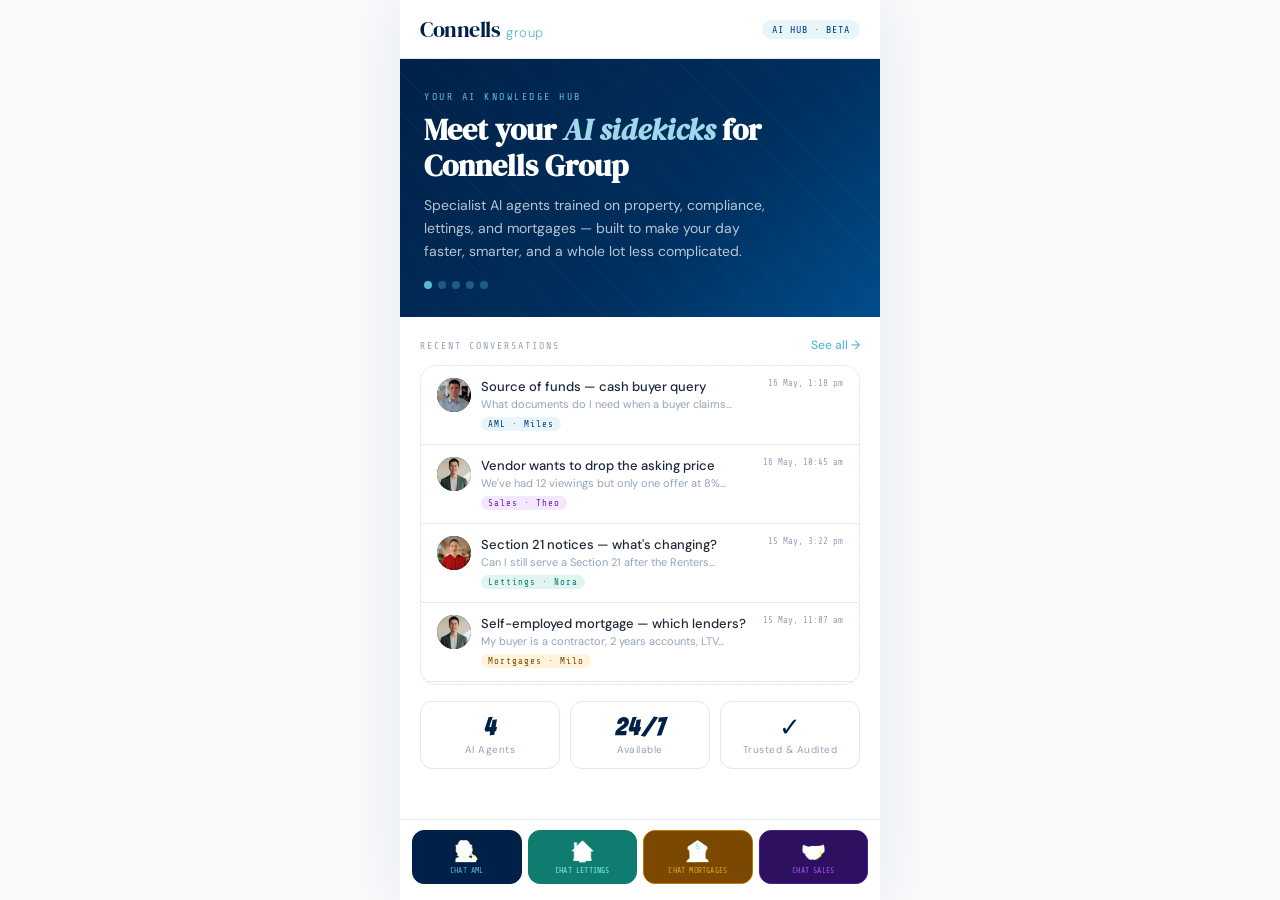
<file: index.html>
<!DOCTYPE html>
<html lang="en">
<head>
<meta charset="UTF-8">
<meta name="viewport" content="width=device-width, initial-scale=1.0">
<title>Connells Group — AI Knowledge Hub</title>
<link rel="preconnect" href="https://fonts.googleapis.com">
<link href="https://fonts.googleapis.com/css2?family=Bangers&family=Rajdhani:wght@400;500;600;700&family=Share+Tech+Mono&family=DM+Serif+Display:ital@0;1&family=DM+Sans:wght@300;400;500&display=swap" rel="stylesheet">
<style>
  *, *::before, *::after { box-sizing: border-box; margin: 0; padding: 0; }
  :root {
    --navy:#002147; --navy-mid:#002f5e; --navy-light:#003d7a;
    --sky:#5bb8d4; --sky-light:#9ed8ea; --sky-pale:#e8f6fb;
    --teal:#0e7c6e; --teal-pale:#e0f5f2;
    --amber:#e8a020; --amber-pale:#fff3dc;
    --white:#ffffff; --off-white:#f8fafc;
    --gray-100:#f1f5f9; --gray-200:#e2e8f0; --gray-400:#94a3b8;
    --gray-600:#475569; --gray-800:#1e293b; --text:#0f172a;
  }
  html,body{height:100%;font-family:'DM Sans',sans-serif;background:var(--off-white);color:var(--text);overflow-x:hidden;}
  .page{min-height:100vh;display:flex;flex-direction:column;max-width:480px;margin:0 auto;background:var(--white);box-shadow:0 0 60px rgba(0,33,71,.08);position:relative;}

  /* NAV */
  .topnav{background:var(--white);border-bottom:1px solid var(--gray-200);padding:14px 20px;display:flex;align-items:center;justify-content:space-between;position:sticky;top:0;z-index:10;}
  .topnav-logo{display:flex;align-items:baseline;gap:6px;}
  .topnav-logo .word{font-family:'DM Serif Display',serif;font-size:22px;color:var(--navy);letter-spacing:-.5px;}
  .topnav-logo .grp{font-size:13px;font-weight:300;color:var(--sky);letter-spacing:.5px;}
  .topnav-pill{background:var(--sky-pale);color:var(--navy-light);font-family:'Share Tech Mono',monospace;font-size:10px;padding:4px 10px;border-radius:20px;letter-spacing:1px;}

  /* HERO */
  .hero{background:linear-gradient(135deg,var(--navy) 0%,var(--navy-mid) 60%,#004d8c 100%);padding:32px 24px 28px;position:relative;overflow:hidden;}
  .hero::before{content:'';position:absolute;inset:0;background:repeating-linear-gradient(45deg,transparent,transparent 28px,rgba(91,184,212,.04) 28px,rgba(91,184,212,.04) 29px);}
  .hero-eyebrow{font-family:'Share Tech Mono',monospace;font-size:10px;letter-spacing:2.5px;text-transform:uppercase;color:var(--sky);margin-bottom:10px;position:relative;}
  .hero-title{font-family:'DM Serif Display',serif;font-size:30px;color:#fff;line-height:1.2;margin-bottom:10px;position:relative;}
  .hero-title em{font-style:italic;color:var(--sky-light);}
  .hero-body{font-size:14px;color:rgba(255,255,255,.72);line-height:1.65;position:relative;max-width:360px;}
  .hero-dots{display:flex;gap:6px;margin-top:18px;position:relative;}
  .hero-dot{width:8px;height:8px;border-radius:50%;background:rgba(91,184,212,.35);}
  .hero-dot.active{background:var(--sky);}

  /* SECTION */
  .section-head{padding:20px 20px 12px;display:flex;align-items:center;justify-content:space-between;}
  .section-label{font-family:'Share Tech Mono',monospace;font-size:10px;letter-spacing:2px;text-transform:uppercase;color:var(--gray-400);}
  .section-action{font-size:12px;color:var(--sky);font-weight:500;cursor:pointer;}

  /* HISTORY */
  .history-area{margin:0 20px;border:1.5px dashed var(--gray-200);border-radius:16px;overflow-y:auto;overflow-x:hidden;background:var(--gray-100);max-height:320px;display:flex;flex-direction:column;scrollbar-width:thin;scrollbar-color:rgba(0,33,71,.2) transparent;}
  .history-row{display:flex;align-items:flex-start;gap:10px;padding:12px 16px;border-bottom:1px solid var(--gray-200);background:var(--white);cursor:pointer;transition:background .15s;}
  .history-row:last-child{border-bottom:none;}
  .history-row:hover{background:var(--sky-pale);}
  .history-avatar{width:34px;height:34px;border-radius:50%;background:var(--navy);display:flex;align-items:center;justify-content:center;font-size:16px;flex-shrink:0;}
  .history-meta{flex:1;min-width:0;}
  .history-topic{font-size:13px;font-weight:500;color:var(--gray-800);white-space:nowrap;overflow:hidden;text-overflow:ellipsis;}
  .history-preview{font-size:11px;color:var(--gray-400);white-space:nowrap;overflow:hidden;text-overflow:ellipsis;margin-top:2px;}
  .history-time{font-family:'Share Tech Mono',monospace;font-size:9px;color:var(--gray-400);flex-shrink:0;white-space:nowrap;}
  .history-badge{display:inline-block;font-size:9px;font-family:'Share Tech Mono',monospace;letter-spacing:1px;padding:2px 7px;border-radius:10px;margin-top:4px;}
  .history-badge.aml{background:var(--sky-pale);color:var(--navy-light);}
  .history-badge.lettings{background:var(--teal-pale);color:var(--teal);}
  .history-badge.mortgages{background:var(--amber-pale);color:#7a4800;}

  /* STATS */
  .stats-strip{display:grid;grid-template-columns:repeat(3,1fr);gap:10px;padding:0 20px;margin-top:16px;}
  .stat-card{background:var(--white);border:1px solid var(--gray-200);border-radius:12px;padding:12px 10px;text-align:center;}
  .stat-num{font-family:'Bangers',cursive;font-size:26px;color:var(--navy);letter-spacing:1px;line-height:1;}
  .stat-lbl{font-size:10px;color:var(--gray-400);letter-spacing:.5px;margin-top:3px;}

  /* BOTTOM NAV */
  .bottom-spacer{flex:1;min-height:24px;}
  .bottom-nav{position:sticky;bottom:0;background:var(--white);border-top:1px solid var(--gray-200);padding:10px 12px 16px;display:grid;grid-template-columns:repeat(4,1fr);gap:6px;z-index:10;}
  .nav-btn{display:flex;flex-direction:column;align-items:center;gap:5px;padding:10px 4px 8px;border-radius:12px;border:1.5px solid var(--gray-200);background:var(--white);cursor:pointer;transition:all .18s ease;position:relative;overflow:hidden;}
  .nav-btn::before{content:'';position:absolute;inset:0;background:var(--navy);transform:scaleY(0);transform-origin:bottom;transition:transform .2s ease;z-index:0;}
  .nav-btn:hover::before{transform:scaleY(1);}
  .nav-btn:hover .nav-icon{filter:brightness(10);}
  .nav-btn:hover .nav-label{color:var(--sky);}
  .nav-icon{font-size:20px;line-height:1;position:relative;z-index:1;transition:filter .2s;}
  .nav-label{font-family:'Share Tech Mono',monospace;font-size:8px;letter-spacing:.2px;color:var(--gray-600);position:relative;z-index:1;transition:color .2s;text-transform:uppercase;}
  .nav-btn.aml-btn{border-color:var(--navy);background:var(--navy);}
  .nav-btn.aml-btn::before{transform:scaleY(1);}
  .nav-btn.aml-btn .nav-icon{filter:brightness(10);}
  .nav-btn.aml-btn .nav-label{color:var(--sky);}
  .nav-btn.lettings-btn{border-color:var(--teal);background:var(--teal);}
  .nav-btn.lettings-btn::before{transform:scaleY(1);background:var(--teal);}
  .nav-btn.lettings-btn .nav-icon{filter:brightness(10);}
  .nav-btn.lettings-btn .nav-label{color:#7ef5e8;}
  .nav-btn.mortgages-btn{border-color:#c47800;background:#7a4800;}
  .nav-btn.mortgages-btn::before{transform:scaleY(1);background:#7a4800;}
  .nav-btn.mortgages-btn .nav-icon{filter:brightness(10);}
  .nav-btn.mortgages-btn .nav-label{color:var(--amber);}

  /* OVERLAY */
  .overlay{position:fixed;inset:0;background:rgba(0,20,40,.75);z-index:1000;display:flex;align-items:center;justify-content:center;padding:16px;opacity:0;pointer-events:none;transition:opacity .3s ease;backdrop-filter:blur(4px);}
  .overlay.open{opacity:1;pointer-events:all;}
  .overlay-box{width:100%;max-width:420px;height:92vh;overflow-y:auto;border-radius:22px;position:relative;transform:translateY(24px) scale(.97);transition:transform .3s ease;scrollbar-width:none;}
  .overlay-box::-webkit-scrollbar{display:none;}
  .overlay.open .overlay-box{transform:translateY(0) scale(1);}
  .overlay-close{position:absolute;top:14px;right:14px;z-index:10;width:32px;height:32px;border-radius:50%;background:rgba(255,255,255,.15);border:1px solid rgba(255,255,255,.25);color:#fff;font-size:18px;cursor:pointer;display:flex;align-items:center;justify-content:center;transition:background .15s;line-height:1;}
  .overlay-close:hover{background:rgba(255,255,255,.28);}

  /* SHARED CARD COMPONENTS */
  .rc-logo{display:block;height:40px;width:auto;}
  .rc-av-sec{padding:14px 16px 0;display:flex;flex-direction:column;align-items:center;position:relative;z-index:2;}
  .rc-av-face{animation:rcbob 3s ease-in-out infinite;display:block;}
  @keyframes rcbob{0%,100%{transform:translateY(0)}50%{transform:translateY(-4px)}}
  .rc-av-ring.speaking .rc-av-face{animation:rctalk .15s ease-in-out infinite alternate;}
  @keyframes rctalk{from{transform:scaleY(1)}to{transform:scaleY(.97) translateY(-2px)}}
  .rc-dots{display:inline-flex;gap:4px;align-items:center;}
  .rc-dots span{width:6px;height:6px;border-radius:50%;opacity:.35;animation:rcd 1.2s ease-in-out infinite;}
  .rc-dots span:nth-child(2){animation-delay:.2s}.rc-dots span:nth-child(3){animation-delay:.4s}
  @keyframes rcd{0%,80%,100%{opacity:.3;transform:scale(1)}40%{opacity:1;transform:scale(1.3)}}
  .rc-stats{padding:8px 16px;display:grid;grid-template-columns:1fr 1fr;gap:4px;position:relative;z-index:2;}
  .rc-sl{font-size:9px;color:rgba(255,255,255,.5);letter-spacing:1px;text-transform:uppercase;font-family:'Share Tech Mono',monospace;}
  .rc-sv{font-family:'Bangers',cursive;font-size:17px;letter-spacing:1px;}
  .rc-msgs{height:110px;overflow-y:auto;padding:8px 10px;display:flex;flex-direction:column;gap:6px;scrollbar-width:thin;}
  .rc-msg{font-size:12px;line-height:1.45;padding:6px 10px;border-radius:8px;max-width:90%;animation:rcup .22s ease-out;}
  @keyframes rcup{from{opacity:0;transform:translateY(4px)}to{opacity:1;transform:none}}
  .rc-mr{background:rgba(255,255,255,.06);color:rgba(255,255,255,.88);align-self:flex-start;border:1px solid rgba(255,255,255,.1);}
  .rc-chips{display:flex;flex-wrap:wrap;gap:5px;padding:7px 10px 4px;}
  .rc-inp{flex:1;background:transparent;border:none;outline:none;color:rgba(255,255,255,.9);font-family:'Rajdhani',sans-serif;font-size:13px;padding:9px 12px;}
  .rc-inp::placeholder{color:rgba(255,255,255,.25);}
  .rc-ask{background:transparent;border:none;cursor:pointer;padding:0 14px;font-family:'Bangers',cursive;font-size:16px;letter-spacing:1px;transition:background .15s;}
  .rc-ask:disabled{opacity:.4;cursor:default;}
  .rc-dl{width:6px;height:6px;border-radius:50%;background:#44ff88;flex-shrink:0;animation:rcpl 2s ease-in-out infinite;}
  @keyframes rcpl{0%,100%{box-shadow:0 0 0 0 rgba(68,255,136,.45)}50%{box-shadow:0 0 0 4px rgba(68,255,136,0)}}
  .rc-corner{position:absolute;top:58px;right:12px;font-family:'Share Tech Mono',monospace;font-size:9px;letter-spacing:2px;writing-mode:vertical-rl;z-index:1;}

  /* ── MILES (navy/sky) ── */
  .miles-card{width:100%;background:linear-gradient(165deg,#001e3c 0%,#002f5e 45%,#001a34 100%);border-radius:18px;border:3px solid #5bb8d4;box-shadow:0 0 0 5px #001020,0 0 0 7px #5bb8d4,0 24px 60px rgba(0,0,0,.8);overflow:hidden;font-family:'Rajdhani',sans-serif;position:relative;}
  .miles-card::before{content:'';position:absolute;inset:0;pointer-events:none;z-index:0;background:repeating-linear-gradient(45deg,transparent,transparent 26px,rgba(91,184,212,.025) 26px,rgba(91,184,212,.025) 27px);}
  .miles-card .rc-hdr{background:#fff;padding:10px 14px 8px;display:flex;align-items:center;justify-content:space-between;border-bottom:3px solid #003068;position:relative;z-index:2;}
  .miles-card .rc-badge{background:#002147;color:#5bb8d4;font-family:'Share Tech Mono',monospace;font-size:10px;padding:4px 10px;border-radius:4px;letter-spacing:1.5px;white-space:nowrap;flex-shrink:0;}
  .miles-card .rc-ribbon{background:#002f5e;border-bottom:1px solid rgba(91,184,212,.4);padding:5px 0;text-align:center;font-family:'Share Tech Mono',monospace;font-size:9px;letter-spacing:2px;text-transform:uppercase;color:#5bb8d4;position:relative;z-index:2;}
  .miles-card .rc-av-ring{width:110px;height:110px;border-radius:50%;background:linear-gradient(135deg,#003070 0%,#004490 55%,#002860 100%);border:4px solid #5bb8d4;box-shadow:0 0 0 3px #001a34,0 0 22px rgba(91,184,212,.45);display:flex;align-items:center;justify-content:center;font-size:58px;user-select:none;}
  .miles-card .rc-name{margin-top:8px;font-family:'Bangers',cursive;font-size:32px;letter-spacing:5px;color:#fff;text-align:center;text-shadow:2px 2px 0 rgba(0,0,0,.45);}
  .miles-card .rc-role{font-size:10px;letter-spacing:2px;text-transform:uppercase;color:#5bb8d4;text-align:center;margin-top:-2px;font-family:'Share Tech Mono',monospace;}
  .miles-card .rc-bubble{margin:12px 16px 0;position:relative;z-index:2;background:rgba(255,255,255,.06);border:1px solid rgba(91,184,212,.35);border-radius:12px;padding:11px 14px;min-height:60px;font-size:12.5px;color:rgba(255,255,255,.9);line-height:1.6;display:flex;align-items:flex-start;height:88px;overflow-y:auto;scrollbar-width:thin;}
  .miles-card .rc-bubble::before{content:'';position:absolute;top:-9px;left:50%;transform:translateX(-50%);border:8px solid transparent;border-bottom-color:rgba(91,184,212,.35);border-top:0;}
  .miles-card .rc-bubble::after{content:'';position:absolute;top:-7px;left:50%;transform:translateX(-50%);border:7px solid transparent;border-bottom-color:#002a52;border-top:0;}
  .miles-card .rc-dots span{background:#5bb8d4;}
  .miles-card .rc-divider{margin:10px 16px 0;border:none;border-top:1px solid rgba(91,184,212,.22);position:relative;z-index:2;}
  .miles-card .rc-divider::after{content:'◆ COMPLIANCE RATING ◆';position:absolute;top:-9px;left:50%;transform:translateX(-50%);background:#002550;color:rgba(91,184,212,.7);font-size:9px;letter-spacing:2px;padding:0 8px;font-family:'Share Tech Mono',monospace;}
  .miles-card .rc-stat{display:flex;align-items:center;justify-content:space-between;padding:4px 8px;background:rgba(255,255,255,.05);border-radius:6px;border-left:2px solid #5bb8d4;}
  .miles-card .rc-sv{color:#5bb8d4;}
  .miles-card .rc-chat{margin:8px 16px 10px;background:rgba(0,0,0,.28);border:1px solid rgba(91,184,212,.2);border-bottom:none;border-radius:10px;overflow:hidden;position:relative;z-index:2;}
  .miles-card .rc-ch{background:rgba(91,184,212,.08);border-bottom:1px solid rgba(91,184,212,.18);color:rgba(91,184,212,.85);padding:6px 12px;font-size:10px;letter-spacing:2px;text-transform:uppercase;font-family:'Share Tech Mono',monospace;display:flex;align-items:center;gap:7px;}
  .miles-card .rc-chips{border-top:1px solid rgba(91,184,212,.1);}
  .miles-card .rc-chip{background:rgba(91,184,212,.1);border:1px solid rgba(91,184,212,.28);color:rgba(91,184,212,.9);font-size:10px;padding:3px 9px;border-radius:20px;cursor:pointer;font-family:'Share Tech Mono',monospace;letter-spacing:.5px;transition:background .15s;white-space:nowrap;}
  .miles-card .rc-chip:hover{background:rgba(91,184,212,.25);}
  .miles-card .rc-ir{display:flex;border-top:1px solid rgba(91,184,212,.2);}
  .miles-card .rc-ask{color:#5bb8d4;border-left:1px solid rgba(91,184,212,.2);}
  .miles-card .rc-ask:hover{background:rgba(91,184,212,.28);}
  .miles-card .rc-mu{background:rgba(91,184,212,.14);color:rgba(255,255,255,.88);align-self:flex-end;border:1px solid rgba(91,184,212,.28);}
  .miles-card .rc-corner{color:rgba(91,184,212,.1);}
  .miles-card .rc-msgs{scrollbar-color:rgba(91,184,212,.3) transparent;}

  /* ── NORA (teal/green) ── */
  .nora-card{width:100%;background:linear-gradient(165deg,#001f1c 0%,#0b4d44 45%,#001a17 100%);border-radius:18px;border:3px solid #2ecfc0;box-shadow:0 0 0 5px #001210,0 0 0 7px #2ecfc0,0 24px 60px rgba(0,0,0,.8);overflow:hidden;font-family:'Rajdhani',sans-serif;position:relative;}
  .nora-card::before{content:'';position:absolute;inset:0;pointer-events:none;z-index:0;background:repeating-linear-gradient(45deg,transparent,transparent 26px,rgba(46,207,192,.025) 26px,rgba(46,207,192,.025) 27px);}
  .nora-card .rc-hdr{background:#fff;padding:10px 14px 8px;display:flex;align-items:center;justify-content:space-between;border-bottom:3px solid #0b4d44;position:relative;z-index:2;}
  .nora-card .rc-badge{background:#002147;color:#2ecfc0;font-family:'Share Tech Mono',monospace;font-size:10px;padding:4px 10px;border-radius:4px;letter-spacing:1.5px;white-space:nowrap;flex-shrink:0;}
  .nora-card .rc-ribbon{background:#0b4d44;border-bottom:1px solid rgba(46,207,192,.4);padding:5px 0;text-align:center;font-family:'Share Tech Mono',monospace;font-size:9px;letter-spacing:2px;text-transform:uppercase;color:#2ecfc0;position:relative;z-index:2;}
  .nora-card .rc-av-ring{width:110px;height:110px;border-radius:50%;background:linear-gradient(135deg,#0b4d44 0%,#0e6b5e 55%,#083d35 100%);border:4px solid #2ecfc0;box-shadow:0 0 0 3px #001a17,0 0 22px rgba(46,207,192,.45);display:flex;align-items:center;justify-content:center;font-size:58px;user-select:none;}
  .nora-card .rc-name{margin-top:8px;font-family:'Bangers',cursive;font-size:32px;letter-spacing:5px;color:#fff;text-align:center;text-shadow:2px 2px 0 rgba(0,0,0,.45);}
  .nora-card .rc-role{font-size:10px;letter-spacing:2px;text-transform:uppercase;color:#2ecfc0;text-align:center;margin-top:-2px;font-family:'Share Tech Mono',monospace;}
  .nora-card .rc-bubble{margin:12px 16px 0;position:relative;z-index:2;background:rgba(255,255,255,.06);border:1px solid rgba(46,207,192,.35);border-radius:12px;padding:11px 14px;min-height:60px;font-size:12.5px;color:rgba(255,255,255,.9);line-height:1.6;display:flex;align-items:flex-start;height:88px;overflow-y:auto;scrollbar-width:thin;}
  .nora-card .rc-bubble::before{content:'';position:absolute;top:-9px;left:50%;transform:translateX(-50%);border:8px solid transparent;border-bottom-color:rgba(46,207,192,.35);border-top:0;}
  .nora-card .rc-bubble::after{content:'';position:absolute;top:-7px;left:50%;transform:translateX(-50%);border:7px solid transparent;border-bottom-color:#092e29;border-top:0;}
  .nora-card .rc-dots span{background:#2ecfc0;}
  .nora-card .rc-divider{margin:10px 16px 0;border:none;border-top:1px solid rgba(46,207,192,.22);position:relative;z-index:2;}
  .nora-card .rc-divider::after{content:'◆ LETTINGS RATING ◆';position:absolute;top:-9px;left:50%;transform:translateX(-50%);background:#0b3d35;color:rgba(46,207,192,.7);font-size:9px;letter-spacing:2px;padding:0 8px;font-family:'Share Tech Mono',monospace;}
  .nora-card .rc-stat{display:flex;align-items:center;justify-content:space-between;padding:4px 8px;background:rgba(255,255,255,.05);border-radius:6px;border-left:2px solid #2ecfc0;}
  .nora-card .rc-sv{color:#2ecfc0;}
  .nora-card .rc-chat{margin:8px 16px 10px;background:rgba(0,0,0,.28);border:1px solid rgba(46,207,192,.2);border-bottom:none;border-radius:10px;overflow:hidden;position:relative;z-index:2;}
  .nora-card .rc-ch{background:rgba(46,207,192,.08);border-bottom:1px solid rgba(46,207,192,.18);color:rgba(46,207,192,.85);padding:6px 12px;font-size:10px;letter-spacing:2px;text-transform:uppercase;font-family:'Share Tech Mono',monospace;display:flex;align-items:center;gap:7px;}
  .nora-card .rc-chips{border-top:1px solid rgba(46,207,192,.1);}
  .nora-card .rc-chip{background:rgba(46,207,192,.1);border:1px solid rgba(46,207,192,.28);color:rgba(46,207,192,.9);font-size:10px;padding:3px 9px;border-radius:20px;cursor:pointer;font-family:'Share Tech Mono',monospace;letter-spacing:.5px;transition:background .15s;white-space:nowrap;}
  .nora-card .rc-chip:hover{background:rgba(46,207,192,.25);}
  .nora-card .rc-ir{display:flex;border-top:1px solid rgba(46,207,192,.2);}
  .nora-card .rc-ask{color:#2ecfc0;border-left:1px solid rgba(46,207,192,.2);}
  .nora-card .rc-ask:hover{background:rgba(46,207,192,.28);}
  .nora-card .rc-mu{background:rgba(46,207,192,.14);color:rgba(255,255,255,.88);align-self:flex-end;border:1px solid rgba(46,207,192,.28);}
  .nora-card .rc-corner{color:rgba(46,207,192,.1);}
  .nora-card .rc-msgs{scrollbar-color:rgba(46,207,192,.3) transparent;}

  /* ── MILO (amber/gold) ── */
  .milo-card{width:100%;background:linear-gradient(165deg,#1f1200 0%,#3d2400 45%,#1a1000 100%);border-radius:18px;border:3px solid #e8a020;box-shadow:0 0 0 5px #120a00,0 0 0 7px #e8a020,0 24px 60px rgba(0,0,0,.8);overflow:hidden;font-family:'Rajdhani',sans-serif;position:relative;}
  .milo-card::before{content:'';position:absolute;inset:0;pointer-events:none;z-index:0;background:repeating-linear-gradient(45deg,transparent,transparent 26px,rgba(232,160,32,.025) 26px,rgba(232,160,32,.025) 27px);}
  .milo-card .rc-hdr{background:#fff;padding:10px 14px 8px;display:flex;align-items:center;justify-content:space-between;border-bottom:3px solid #3d2400;position:relative;z-index:2;}
  .milo-card .rc-badge{background:#1f1200;color:#e8a020;font-family:'Share Tech Mono',monospace;font-size:10px;padding:4px 10px;border-radius:4px;letter-spacing:1.5px;white-space:nowrap;flex-shrink:0;}
  .milo-card .rc-ribbon{background:#3d2400;border-bottom:1px solid rgba(232,160,32,.4);padding:5px 0;text-align:center;font-family:'Share Tech Mono',monospace;font-size:9px;letter-spacing:2px;text-transform:uppercase;color:#e8a020;position:relative;z-index:2;}
  .milo-card .rc-av-ring{width:110px;height:110px;border-radius:50%;background:linear-gradient(135deg,#3d2400 0%,#5a3800 55%,#2e1a00 100%);border:4px solid #e8a020;box-shadow:0 0 0 3px #1a1000,0 0 22px rgba(232,160,32,.45);display:flex;align-items:center;justify-content:center;font-size:58px;user-select:none;}
  .milo-card .rc-name{margin-top:8px;font-family:'Bangers',cursive;font-size:32px;letter-spacing:5px;color:#fff;text-align:center;text-shadow:2px 2px 0 rgba(0,0,0,.45);}
  .milo-card .rc-role{font-size:10px;letter-spacing:2px;text-transform:uppercase;color:#e8a020;text-align:center;margin-top:-2px;font-family:'Share Tech Mono',monospace;}
  .milo-card .rc-bubble{margin:12px 16px 0;position:relative;z-index:2;background:rgba(255,255,255,.06);border:1px solid rgba(232,160,32,.35);border-radius:12px;padding:11px 14px;min-height:60px;font-size:12.5px;color:rgba(255,255,255,.9);line-height:1.6;display:flex;align-items:flex-start;height:88px;overflow-y:auto;scrollbar-width:thin;}
  .milo-card .rc-bubble::before{content:'';position:absolute;top:-9px;left:50%;transform:translateX(-50%);border:8px solid transparent;border-bottom-color:rgba(232,160,32,.35);border-top:0;}
  .milo-card .rc-bubble::after{content:'';position:absolute;top:-7px;left:50%;transform:translateX(-50%);border:7px solid transparent;border-bottom-color:#2e1800;border-top:0;}
  .milo-card .rc-dots span{background:#e8a020;}
  .milo-card .rc-divider{margin:10px 16px 0;border:none;border-top:1px solid rgba(232,160,32,.22);position:relative;z-index:2;}
  .milo-card .rc-divider::after{content:'◆ MORTGAGE RATING ◆';position:absolute;top:-9px;left:50%;transform:translateX(-50%);background:#2e1800;color:rgba(232,160,32,.7);font-size:9px;letter-spacing:2px;padding:0 8px;font-family:'Share Tech Mono',monospace;}
  .milo-card .rc-stat{display:flex;align-items:center;justify-content:space-between;padding:4px 8px;background:rgba(255,255,255,.05);border-radius:6px;border-left:2px solid #e8a020;}
  .milo-card .rc-sv{color:#e8a020;}
  .milo-card .rc-chat{margin:8px 16px 10px;background:rgba(0,0,0,.28);border:1px solid rgba(232,160,32,.2);border-bottom:none;border-radius:10px;overflow:hidden;position:relative;z-index:2;}
  .milo-card .rc-ch{background:rgba(232,160,32,.08);border-bottom:1px solid rgba(232,160,32,.18);color:rgba(232,160,32,.85);padding:6px 12px;font-size:10px;letter-spacing:2px;text-transform:uppercase;font-family:'Share Tech Mono',monospace;display:flex;align-items:center;gap:7px;}
  .milo-card .rc-chips{border-top:1px solid rgba(232,160,32,.1);}
  .milo-card .rc-chip{background:rgba(232,160,32,.1);border:1px solid rgba(232,160,32,.28);color:rgba(232,160,32,.9);font-size:10px;padding:3px 9px;border-radius:20px;cursor:pointer;font-family:'Share Tech Mono',monospace;letter-spacing:.5px;transition:background .15s;white-space:nowrap;}
  .milo-card .rc-chip:hover{background:rgba(232,160,32,.25);}
  .milo-card .rc-ir{display:flex;border-top:1px solid rgba(232,160,32,.2);}
  .milo-card .rc-ask{color:#e8a020;border-left:1px solid rgba(232,160,32,.2);}
  .milo-card .rc-ask:hover{background:rgba(232,160,32,.28);}
  .milo-card .rc-mu{background:rgba(232,160,32,.14);color:rgba(255,255,255,.88);align-self:flex-end;border:1px solid rgba(232,160,32,.28);}
  .milo-card .rc-corner{color:rgba(232,160,32,.1);}
  .milo-card .rc-msgs{scrollbar-color:rgba(232,160,32,.3) transparent;}


  /* ── THEO (purple/violet) ── */
  .theo-card{width:100%;background:linear-gradient(165deg,#1a0a2e 0%,#2d1060 45%,#150820 100%);border-radius:18px;border:3px solid #a855f7;box-shadow:0 0 0 5px #0d0518,0 0 0 7px #a855f7,0 24px 60px rgba(0,0,0,.8);overflow:hidden;font-family:'Rajdhani',sans-serif;position:relative;}
  .theo-card::before{content:'';position:absolute;inset:0;pointer-events:none;z-index:0;background:repeating-linear-gradient(45deg,transparent,transparent 26px,rgba(168,85,247,.025) 26px,rgba(168,85,247,.025) 27px);}
  .theo-card .rc-hdr{background:#fff;padding:10px 14px 8px;display:flex;align-items:center;justify-content:space-between;border-bottom:3px solid #2d1060;position:relative;z-index:2;}
  .theo-card .rc-badge{background:#1a0a2e;color:#a855f7;font-family:'Share Tech Mono',monospace;font-size:10px;padding:4px 10px;border-radius:4px;letter-spacing:1.5px;white-space:nowrap;flex-shrink:0;}
  .theo-card .rc-ribbon{background:#2d1060;border-bottom:1px solid rgba(168,85,247,.4);padding:5px 0;text-align:center;font-family:'Share Tech Mono',monospace;font-size:9px;letter-spacing:2px;text-transform:uppercase;color:#a855f7;position:relative;z-index:2;}
  .theo-card .rc-av-ring{width:110px;height:110px;border-radius:50%;background:linear-gradient(135deg,#2d1060 0%,#4c1d95 55%,#1e0a40 100%);border:4px solid #a855f7;box-shadow:0 0 0 3px #150820,0 0 22px rgba(168,85,247,.45);display:flex;align-items:center;justify-content:center;font-size:58px;user-select:none;}
  .theo-card .rc-name{margin-top:8px;font-family:'Bangers',cursive;font-size:32px;letter-spacing:5px;color:#fff;text-align:center;text-shadow:2px 2px 0 rgba(0,0,0,.45);}
  .theo-card .rc-role{font-size:10px;letter-spacing:2px;text-transform:uppercase;color:#a855f7;text-align:center;margin-top:-2px;font-family:'Share Tech Mono',monospace;}
  .theo-card .rc-bubble{margin:12px 16px 0;position:relative;z-index:2;background:rgba(255,255,255,.06);border:1px solid rgba(168,85,247,.35);border-radius:12px;padding:11px 14px;min-height:60px;font-size:12.5px;color:rgba(255,255,255,.9);line-height:1.6;display:flex;align-items:flex-start;height:88px;overflow-y:auto;scrollbar-width:thin;}
  .theo-card .rc-bubble::before{content:'';position:absolute;top:-9px;left:50%;transform:translateX(-50%);border:8px solid transparent;border-bottom-color:rgba(168,85,247,.35);border-top:0;}
  .theo-card .rc-bubble::after{content:'';position:absolute;top:-7px;left:50%;transform:translateX(-50%);border:7px solid transparent;border-bottom-color:#1e0840;border-top:0;}
  .theo-card .rc-dots span{background:#a855f7;}
  .theo-card .rc-divider{margin:10px 16px 0;border:none;border-top:1px solid rgba(168,85,247,.22);position:relative;z-index:2;}
  .theo-card .rc-divider::after{content:'◆ SALES RATING ◆';position:absolute;top:-9px;left:50%;transform:translateX(-50%);background:#1e0840;color:rgba(168,85,247,.7);font-size:9px;letter-spacing:2px;padding:0 8px;font-family:'Share Tech Mono',monospace;}
  .theo-card .rc-stat{display:flex;align-items:center;justify-content:space-between;padding:4px 8px;background:rgba(255,255,255,.05);border-radius:6px;border-left:2px solid #a855f7;}
  .theo-card .rc-sv{color:#a855f7;}
  .theo-card .rc-chat{margin:8px 16px 10px;background:rgba(0,0,0,.28);border:1px solid rgba(168,85,247,.2);border-bottom:none;border-radius:10px;overflow:hidden;position:relative;z-index:2;}
  .theo-card .rc-ch{background:rgba(168,85,247,.08);border-bottom:1px solid rgba(168,85,247,.18);color:rgba(168,85,247,.85);padding:6px 12px;font-size:10px;letter-spacing:2px;text-transform:uppercase;font-family:'Share Tech Mono',monospace;display:flex;align-items:center;gap:7px;}
  .theo-card .rc-chips{border-top:1px solid rgba(168,85,247,.1);}
  .theo-card .rc-chip{background:rgba(168,85,247,.1);border:1px solid rgba(168,85,247,.28);color:rgba(168,85,247,.9);font-size:10px;padding:3px 9px;border-radius:20px;cursor:pointer;font-family:'Share Tech Mono',monospace;letter-spacing:.5px;transition:background .15s;white-space:nowrap;}
  .theo-card .rc-chip:hover{background:rgba(168,85,247,.25);}
  .theo-card .rc-ir{display:flex;border-top:1px solid rgba(168,85,247,.2);}
  .theo-card .rc-ask{color:#a855f7;border-left:1px solid rgba(168,85,247,.2);}
  .theo-card .rc-ask:hover{background:rgba(168,85,247,.28);}
  .theo-card .rc-mu{background:rgba(168,85,247,.14);color:rgba(255,255,255,.88);align-self:flex-end;border:1px solid rgba(168,85,247,.28);}
  .theo-card .rc-corner{color:rgba(168,85,247,.1);}
  .theo-card .rc-msgs{scrollbar-color:rgba(168,85,247,.3) transparent;}
  .nav-btn.sales-btn{border-color:#4c1d95;background:#2d1060;}
  .nav-btn.sales-btn::before{transform:scaleY(1);background:#2d1060;}
  .nav-btn.sales-btn .nav-icon{filter:brightness(10);}
  .nav-btn.sales-btn .nav-label{color:#a855f7;}
  .history-badge.sales{background:#f3e8ff;color:#6b21a8;}


  /* CONVERSATION OVERLAY */
  .conv-overlay{position:fixed;inset:0;background:rgba(0,20,40,.75);z-index:2000;display:flex;align-items:center;justify-content:center;padding:16px;opacity:0;pointer-events:none;transition:opacity .3s ease;backdrop-filter:blur(4px);}
  .conv-overlay.open{opacity:1;pointer-events:all;}
  .conv-box{width:100%;max-width:440px;max-height:88vh;background:var(--white);border-radius:18px;overflow:hidden;display:flex;flex-direction:column;transform:translateY(24px) scale(.97);transition:transform .3s ease;box-shadow:0 24px 60px rgba(0,0,0,.3);}
  .conv-overlay.open .conv-box{transform:translateY(0) scale(1);}
  .conv-header{padding:12px 16px;border-bottom:1px solid var(--gray-200);display:flex;align-items:center;gap:10px;flex-shrink:0;}
  .conv-back{background:none;border:none;cursor:pointer;color:var(--sky);font-size:20px;padding:2px 6px;border-radius:6px;transition:background .15s;line-height:1;}
  .conv-back:hover{background:var(--sky-pale);}
  .conv-agent-avatar{width:40px;height:40px;border-radius:50%;object-fit:cover;display:block;flex-shrink:0;border:2px solid var(--gray-200);}  #convAgentImg{width:40px;height:40px;flex-shrink:0;}
  .conv-header-info{flex:1;min-width:0;}
  .conv-header-name{font-size:13px;font-weight:600;color:var(--gray-800);}
  .conv-header-topic{font-size:11px;color:var(--gray-400);white-space:nowrap;overflow:hidden;text-overflow:ellipsis;margin-top:1px;}
  .conv-messages{flex:1;overflow-y:auto;padding:16px;display:flex;flex-direction:column;gap:14px;scrollbar-width:thin;scrollbar-color:rgba(0,33,71,.15) transparent;background:var(--gray-100);}
  .conv-bubble{max-width:85%;display:flex;flex-direction:column;gap:3px;}
  .conv-bubble.user{align-self:flex-end;}
  .conv-bubble.agent{align-self:flex-start;}
  .conv-bubble-label{font-size:9px;font-family:'Share Tech Mono',monospace;letter-spacing:.3px;color:var(--gray-400);padding:0 4px;}
  .conv-bubble.user .conv-bubble-label{text-align:right;}
  .conv-bubble-text{padding:10px 14px;border-radius:14px;font-size:13px;line-height:1.55;color:var(--gray-800);}
  .conv-bubble.user .conv-bubble-text{background:var(--navy);color:white;border-bottom-right-radius:4px;}
  .conv-bubble.agent .conv-bubble-text{background:var(--white);border:1px solid var(--gray-200);border-bottom-left-radius:4px;}
  .conv-footer{padding:12px 16px;border-top:1px solid var(--gray-200);background:var(--white);flex-shrink:0;}
  .conv-footer-btn{width:100%;padding:10px;border-radius:10px;border:none;cursor:pointer;font-family:'Bangers',cursive;font-size:16px;letter-spacing:2px;transition:all .15s;}
  /* TOAST */
  .toast{position:fixed;bottom:90px;left:50%;transform:translateX(-50%) translateY(20px);background:var(--navy);color:#fff;padding:10px 20px;border-radius:30px;font-size:13px;font-weight:500;border:1px solid var(--sky);opacity:0;pointer-events:none;transition:all .3s ease;white-space:nowrap;z-index:500;}
  .toast.show{opacity:1;transform:translateX(-50%) translateY(0);}
</style>
</head>
<body>
<div class="page">

  <nav class="topnav">
    <div class="topnav-logo"><span class="word">Connells</span><span class="grp">group</span></div>
    <span class="topnav-pill">AI HUB · BETA</span>
  </nav>

  <section class="hero">
    <div class="hero-eyebrow">Your AI Knowledge Hub</div>
    <h1 class="hero-title">Meet your <em>AI sidekicks</em> for Connells Group</h1>
    <p class="hero-body">Specialist AI agents trained on property, compliance, lettings, and mortgages — built to make your day faster, smarter, and a whole lot less complicated.</p>
    <div class="hero-dots">
      <div class="hero-dot active"></div><div class="hero-dot"></div><div class="hero-dot"></div><div class="hero-dot"></div><div class="hero-dot"></div>
    </div>
  </section>

  <div class="section-head">
    <span class="section-label">Recent conversations</span>
    <span class="section-action">See all →</span>
  </div>

  <div class="history-area">
    <div class="history-row" onclick="openConv(&quot;conv-1&quot;)" style="cursor:pointer">
      <div class="history-avatar"><img src="[data-uri]" style="width:34px;height:34px;object-fit:cover;border-radius:50%;display:block;" alt="Miles"></div>
      <div class="history-meta">
        <div class="history-topic">Source of funds — cash buyer query</div>
        <div class="history-preview">What documents do I need when a buyer claims...</div>
        <span class="history-badge aml">AML · Miles</span>
      </div>
      <div class="history-time">16 May, 1:18 pm</div>
    </div>
    <div class="history-row" onclick="openConv(&quot;conv-2&quot;)" style="cursor:pointer">
      <div class="history-avatar"><img src="[data-uri]" style="width:34px;height:34px;object-fit:cover;border-radius:50%;display:block;" alt="Theo"></div>
      <div class="history-meta">
        <div class="history-topic">Vendor wants to drop the asking price</div>
        <div class="history-preview">We&#39;ve had 12 viewings but only one offer at 8%...</div>
        <span class="history-badge sales">Sales · Theo</span>
      </div>
      <div class="history-time">16 May, 10:45 am</div>
    </div>
    <div class="history-row" onclick="openConv(&quot;conv-3&quot;)" style="cursor:pointer">
      <div class="history-avatar"><img src="[data-uri]" style="width:34px;height:34px;object-fit:cover;border-radius:50%;display:block;" alt="Nora"></div>
      <div class="history-meta">
        <div class="history-topic">Section 21 notices — what&#39;s changing?</div>
        <div class="history-preview">Can I still serve a Section 21 after the Renters...</div>
        <span class="history-badge lettings">Lettings · Nora</span>
      </div>
      <div class="history-time">15 May, 3:22 pm</div>
    </div>
    <div class="history-row" onclick="openConv(&quot;conv-4&quot;)" style="cursor:pointer">
      <div class="history-avatar"><img src="[data-uri]" style="width:34px;height:34px;object-fit:cover;border-radius:50%;display:block;" alt="Milo"></div>
      <div class="history-meta">
        <div class="history-topic">Self-employed mortgage — which lenders?</div>
        <div class="history-preview">My buyer is a contractor, 2 years accounts, LTV...</div>
        <span class="history-badge mortgages">Mortgages · Milo</span>
      </div>
      <div class="history-time">15 May, 11:07 am</div>
    </div>
    <div class="history-row" onclick="openConv(&quot;conv-5&quot;)" style="cursor:pointer">
      <div class="history-avatar"><img src="[data-uri]" style="width:34px;height:34px;object-fit:cover;border-radius:50%;display:block;" alt="Miles"></div>
      <div class="history-meta">
        <div class="history-topic">PEP check — former local councillor</div>
        <div class="history-preview">My client says they stepped down 3 years ago, do...</div>
        <span class="history-badge aml">AML · Miles</span>
      </div>
      <div class="history-time">14 May, 4:41 pm</div>
    </div>
    <div class="history-row" onclick="openConv(&quot;conv-6&quot;)" style="cursor:pointer">
      <div class="history-avatar"><img src="[data-uri]" style="width:34px;height:34px;object-fit:cover;border-radius:50%;display:block;" alt="Theo"></div>
      <div class="history-meta">
        <div class="history-topic">Handling a sealed bid situation</div>
        <div class="history-preview">We have 4 interested buyers, should we go to best...</div>
        <span class="history-badge sales">Sales · Theo</span>
      </div>
      <div class="history-time">14 May, 2:09 pm</div>
    </div>
    <div class="history-row" onclick="openConv(&quot;conv-7&quot;)" style="cursor:pointer">
      <div class="history-avatar"><img src="[data-uri]" style="width:34px;height:34px;object-fit:cover;border-radius:50%;display:block;" alt="Nora"></div>
      <div class="history-meta">
        <div class="history-topic">HMO licence — do I need one?</div>
        <div class="history-preview">The property has 4 bedrooms and 3 separate tenants...</div>
        <span class="history-badge lettings">Lettings · Nora</span>
      </div>
      <div class="history-time">13 May, 11:33 am</div>
    </div>
    <div class="history-row" onclick="openConv(&quot;conv-8&quot;)" style="cursor:pointer">
      <div class="history-avatar"><img src="[data-uri]" style="width:34px;height:34px;object-fit:cover;border-radius:50%;display:block;" alt="Milo"></div>
      <div class="history-meta">
        <div class="history-topic">Help to Buy — is it still available?</div>
        <div class="history-preview">A first-time buyer asked about Help to Buy, what...</div>
        <span class="history-badge mortgages">Mortgages · Milo</span>
      </div>
      <div class="history-time">13 May, 9:15 am</div>
    </div>
  </div>

  <div class="stats-strip">
    <div class="stat-card"><div class="stat-num">4</div><div class="stat-lbl">AI Agents</div></div>
    <div class="stat-card"><div class="stat-num">24/7</div><div class="stat-lbl">Available</div></div>
    <div class="stat-card"><div class="stat-num">✓</div><div class="stat-lbl">Trusted &amp; Audited</div></div>
  </div>

  <div class="bottom-spacer"></div>

  <nav class="bottom-nav">
    <button class="nav-btn aml-btn" onclick="openMiles()">
      <span class="nav-icon">🕵️</span><span class="nav-label">Chat AML</span>
    </button>
    <button class="nav-btn lettings-btn" onclick="openNora()">
      <span class="nav-icon">🏠</span><span class="nav-label">Chat Lettings</span>
    </button>
    <button class="nav-btn mortgages-btn" onclick="openMilo()">
      <span class="nav-icon">🏦</span><span class="nav-label">Chat Mortgages</span>
    </button>
    <button class="nav-btn sales-btn" onclick="openTheo()">
      <span class="nav-icon">🤝</span><span class="nav-label">Chat Sales</span>
    </button>

  </nav>
</div>

<div class="toast" id="toast"></div>

<!-- MILES OVERLAY -->
<div class="overlay" id="milesOverlay" onclick="handleOverlayClick(event,'milesOverlay')">
  <div class="overlay-box">
    <button class="overlay-close" onclick="closeMiles()">✕</button>
    <div class="miles-card">
      <div class="rc-corner">AML · KYC · MLR2017</div>
      <div class="rc-hdr">
        <svg class="rc-logo" viewBox="0 0 220 72" xmlns="http://www.w3.org/2000/svg"><text x="4" y="50" font-family="Georgia,serif" font-size="48" font-weight="700" fill="#003068" letter-spacing="-1">Connells</text><text x="108" y="68" font-family="Georgia,serif" font-size="22" font-weight="400" fill="#6bbde0" letter-spacing="1">group</text></svg>
        <span class="rc-badge">AML-001</span>
      </div>
      <div class="rc-ribbon">🕵️ Estate Agent Compliance Advisor</div>
      <div class="rc-av-sec">
        <div class="rc-av-ring" id="milesRing"><img src="[data-uri]" style="width:110px;height:110px;object-fit:cover;border-radius:50%;display:block;" alt="Miles"></div>
        <div class="rc-name">MILES</div>
        <div class="rc-role">AML &amp; KYC Specialist · MLR 2017</div>
      </div>
      <div class="rc-bubble"><span id="miles-st">Hi, I'm Miles — your AI AML &amp; KYC sidekick for estate agency. Think of me as part compliance expert, part transaction detective, and part professional red-flag spotter. Just ask away.</span></div>
      <hr class="rc-divider">
      <div class="rc-stats">
        <div class="rc-stat"><span class="rc-sl">Reg Knowledge</span><span class="rc-sv">98</span></div>
        <div class="rc-stat"><span class="rc-sl">Risk Intel</span><span class="rc-sv">95</span></div>
        <div class="rc-stat"><span class="rc-sl">CDD Mastery</span><span class="rc-sv">97</span></div>
        <div class="rc-stat"><span class="rc-sl">SAR Filing</span><span class="rc-sv">99</span></div>
      </div>
      <div class="rc-chat">
        <div class="rc-ch"><div class="rc-dl"></div>Chat about AML</div>
        <div class="rc-msgs" id="miles-msgs"></div>
        <div class="rc-chips">
          <span class="rc-chip" data-agent="miles" data-q="What ID do I need from a buyer?">Buyer ID</span>
          <span class="rc-chip" data-agent="miles" data-q="When must I file a SAR?">SAR filing</span>
          <span class="rc-chip" data-agent="miles" data-q="What is a PEP and how do I handle one?">PEPs</span>
          <span class="rc-chip" data-agent="miles" data-q="What are red flags for money laundering in property?">Red flags</span>
          <span class="rc-chip" data-agent="miles" data-q="Do I need to verify the seller?">Seller CDD</span>
          <span class="rc-chip" data-agent="miles" data-q="What is source of funds and why does it matter?">Source of funds</span>
        </div>
        <div class="rc-ir">
          <input class="rc-inp" id="miles-inp" placeholder="Ask an AML/KYC question…" autocomplete="off">
          <button class="rc-ask" id="miles-btn">ASK</button>
        </div>
      </div>
    </div>
  </div>
</div>

<!-- NORA OVERLAY -->
<div class="overlay" id="noraOverlay" onclick="handleOverlayClick(event,'noraOverlay')">
  <div class="overlay-box">
    <button class="overlay-close" onclick="closeNora()">✕</button>
    <div class="nora-card">
      <div class="rc-corner">LETTINGS · LEGISLATION · RRB</div>
      <div class="rc-hdr">
        <svg class="rc-logo" viewBox="0 0 220 72" xmlns="http://www.w3.org/2000/svg"><text x="4" y="50" font-family="Georgia,serif" font-size="48" font-weight="700" fill="#003068" letter-spacing="-1">Connells</text><text x="108" y="68" font-family="Georgia,serif" font-size="22" font-weight="400" fill="#6bbde0" letter-spacing="1">group</text></svg>
        <span class="rc-badge">LET-001</span>
      </div>
      <div class="rc-ribbon">🏠 Lettings Legislation Advisor</div>
      <div class="rc-av-sec">
        <div class="rc-av-ring" id="noraRing"><img src="[data-uri]" style="width:110px;height:110px;object-fit:cover;border-radius:50%;display:block;" alt="Nora"></div>
        <div class="rc-name">NORA</div>
        <div class="rc-role">Lettings Law Specialist · RRB 2024</div>
      </div>
      <div class="rc-bubble"><span id="nora-st">Hi, I'm Nora — your lettings legislation expert. Whether you're navigating landlord obligations, tenant rights, deposit rules, or the Renters' Rights Bill, I'm here to cut through the complexity. Just ask away.</span></div>
      <hr class="rc-divider">
      <div class="rc-stats">
        <div class="rc-stat"><span class="rc-sl">Legislation</span><span class="rc-sv">99</span></div>
        <div class="rc-stat"><span class="rc-sl">Tenant Law</span><span class="rc-sv">97</span></div>
        <div class="rc-stat"><span class="rc-sl">Landlord Regs</span><span class="rc-sv">98</span></div>
        <div class="rc-stat"><span class="rc-sl">Deposits</span><span class="rc-sv">96</span></div>
      </div>
      <div class="rc-chat">
        <div class="rc-ch"><div class="rc-dl"></div>Chat about Lettings</div>
        <div class="rc-msgs" id="nora-msgs"></div>
        <div class="rc-chips">
          <span class="rc-chip" data-agent="nora" data-q="What does the Renters Rights Bill mean for landlords?">Renters' Rights Bill</span>
          <span class="rc-chip" data-agent="nora" data-q="What are a landlord's repair obligations?">Repairs</span>
          <span class="rc-chip" data-agent="nora" data-q="How do tenancy deposit rules work?">Deposits</span>
          <span class="rc-chip" data-agent="nora" data-q="What notice must I give a tenant to end a tenancy?">Notice periods</span>
          <span class="rc-chip" data-agent="nora" data-q="What are the rules around tenant referencing?">Referencing</span>
          <span class="rc-chip" data-agent="nora" data-q="What is a HMO and do I need a licence?">HMOs</span>
        </div>
        <div class="rc-ir">
          <input class="rc-inp" id="nora-inp" placeholder="Ask a lettings legislation question…" autocomplete="off">
          <button class="rc-ask" id="nora-btn">ASK</button>
        </div>
      </div>
    </div>
  </div>
</div>

<!-- MILO OVERLAY -->
<div class="overlay" id="miloOverlay" onclick="handleOverlayClick(event,'miloOverlay')">
  <div class="overlay-box">
    <button class="overlay-close" onclick="closeMilo()">✕</button>
    <div class="milo-card">
      <div class="rc-corner">MORTGAGES · LENDERS · FCA</div>
      <div class="rc-hdr">
        <svg class="rc-logo" viewBox="0 0 220 72" xmlns="http://www.w3.org/2000/svg"><text x="4" y="50" font-family="Georgia,serif" font-size="48" font-weight="700" fill="#003068" letter-spacing="-1">Connells</text><text x="108" y="68" font-family="Georgia,serif" font-size="22" font-weight="400" fill="#6bbde0" letter-spacing="1">group</text></svg>
        <span class="rc-badge">MTG-001</span>
      </div>
      <div class="rc-ribbon">🏦 Mortgage Advisor Guide</div>
      <div class="rc-av-sec">
        <div class="rc-av-ring" id="miloRing"><img src="[data-uri]" style="width:110px;height:110px;object-fit:cover;border-radius:50%;display:block;" alt="Milo"></div>
        <div class="rc-name">MILO</div>
        <div class="rc-role">Mortgage Specialist · FCA Regulated</div>
      </div>
      <div class="rc-bubble"><span id="milo-st">Hi, I'm Milo — your mortgage knowledge guide for estate agency. I can help with lender criteria, mortgage products, affordability rules, and how to support your buyers through the process. Just ask away.</span></div>
      <hr class="rc-divider">
      <div class="rc-stats">
        <div class="rc-stat"><span class="rc-sl">Lender Intel</span><span class="rc-sv">97</span></div>
        <div class="rc-stat"><span class="rc-sl">Products</span><span class="rc-sv">96</span></div>
        <div class="rc-stat"><span class="rc-sl">Affordability</span><span class="rc-sv">98</span></div>
        <div class="rc-stat"><span class="rc-sl">FCA Rules</span><span class="rc-sv">95</span></div>
      </div>
      <div class="rc-chat">
        <div class="rc-ch"><div class="rc-dl"></div>Chat about Mortgages</div>
        <div class="rc-msgs" id="milo-msgs"></div>
        <div class="rc-chips">
          <span class="rc-chip" data-agent="milo" data-q="What is a mortgage in principle and why does it matter?">Mortgage in Principle</span>
          <span class="rc-chip" data-agent="milo" data-q="How does affordability assessment work for lenders?">Affordability</span>
          <span class="rc-chip" data-agent="milo" data-q="What is the difference between fixed and tracker mortgages?">Fixed vs Tracker</span>
          <span class="rc-chip" data-agent="milo" data-q="How does Help to Buy or shared ownership work?">Help to Buy</span>
          <span class="rc-chip" data-agent="milo" data-q="What happens at mortgage offer stage?">Mortgage Offer</span>
          <span class="rc-chip" data-agent="milo" data-q="What are typical lender criteria for self-employed buyers?">Self-Employed</span>
        </div>
        <div class="rc-ir">
          <input class="rc-inp" id="milo-inp" placeholder="Chat about Mortgages…" autocomplete="off">
          <button class="rc-ask" id="milo-btn">ASK</button>
        </div>
      </div>
    </div>
  </div>
</div>

<script>
document.addEventListener('DOMContentLoaded', function () {


  /* ── TOAST ── */
  let toastTimer;
  window.showToast = function(msg) {
    const t = document.getElementById('toast');
    t.textContent = msg;
    t.classList.add('show');
    clearTimeout(toastTimer);
    toastTimer = setTimeout(() => t.classList.remove('show'), 2400);
  };

  /* ── OVERLAY HELPERS ── */
  function getScrollbarWidth() {
    return window.innerWidth - document.documentElement.clientWidth;
  }
  function openOverlay(id, focusId) {
    var sbw = getScrollbarWidth();
    document.body.style.paddingRight = sbw + 'px';
    document.body.style.overflow = 'hidden';
    document.getElementById(id).classList.add('open');
    if (focusId) setTimeout(() => document.getElementById(focusId).focus(), 350);
  }
  function closeOverlay(id) {
    document.getElementById(id).classList.remove('open');
    document.body.style.overflow = '';
    document.body.style.paddingRight = '';
    resetAgent(id);
  }
  window.openMiles  = () => openOverlay('milesOverlay', 'miles-inp');
  window.openTheo   = () => openOverlay('theoOverlay',  'theo-inp');
  window.closeTheo  = () => closeOverlay('theoOverlay');
  window.closeMiles = () => closeOverlay('milesOverlay');
  window.openNora   = () => openOverlay('noraOverlay',  'nora-inp');
  window.closeNora  = () => closeOverlay('noraOverlay');
  window.openMilo   = () => openOverlay('miloOverlay',  'milo-inp');
  window.closeMilo  = () => closeOverlay('miloOverlay');

  window.handleOverlayClick = function(e, id) {
    if (e.target === document.getElementById(id)) closeOverlay(id);
  };



  /* ── AGENT RESET ── */
  var agentWelcome = {
    'milesOverlay': "Hi, I’m Miles — your AI AML & KYC sidekick for estate agency. Think of me as part compliance expert, part transaction detective, and part professional red-flag spotter. Just ask away.",
    'noraOverlay':  "Hi, I’m Nora — your lettings legislation expert. Whether you’re navigating landlord obligations, tenant rights, deposit rules, or the Renters’ Rights Bill, I’m here to cut through the complexity. Just ask away.",
    'miloOverlay':  "Hi, I’m Milo — your mortgage knowledge guide for estate agency. I can help with lender criteria, mortgage products, affordability rules, and how to support your buyers through the process. Just ask away.",
    'theoOverlay':  "Hi, I’m Theo — your estate agency sales expert. Whether it’s valuing a property, handling offers, navigating a chain, or getting the best outcome for your vendor, I’m here to help you sell smarter. Just ask away."
  };
  var agentElements = {
    'milesOverlay': {msgs:'miles-msgs', inp:'miles-inp', st:'miles-st', ring:'milesRing'},
    'noraOverlay':  {msgs:'nora-msgs',  inp:'nora-inp',  st:'nora-st',  ring:'noraRing'},
    'miloOverlay':  {msgs:'milo-msgs',  inp:'milo-inp',  st:'milo-st',  ring:'miloRing'},
    'theoOverlay':  {msgs:'theo-msgs',  inp:'theo-inp',  st:'theo-st',  ring:'theoRing'}
  };
  function resetAgent(overlayId) {
    var els = agentElements[overlayId];
    if (!els) return;
    document.getElementById(els.msgs).innerHTML = '';
    document.getElementById(els.inp).value = '';
    document.getElementById(els.ring).classList.remove('speaking');
    document.getElementById(els.st).textContent = agentWelcome[overlayId];
    if (window._agentResets && window._agentResets[overlayId]) window._agentResets[overlayId]();
  }

  /* ── AGENT FACTORY ── */
  function createAgent(cfg) {
    var st    = document.getElementById(cfg.stId);
    var ring  = document.getElementById(cfg.ringId);
    var msgs  = document.getElementById(cfg.msgsId);
    var inp   = document.getElementById(cfg.inpId);
    var btn   = document.getElementById(cfg.btnId);
    var history = [];
    var busy = false;
    // Register reset hook so closeOverlay can clear history
    if (!window._agentResets) window._agentResets = {};
    window._agentResets[cfg.overlayId] = function() { history = []; busy = false; btn.disabled = false; };

    function addMsg(text, who) {
      var d = document.createElement('div');
      d.className = 'rc-msg ' + (who === 'u' ? 'rc-mu' : 'rc-mr');
      d.textContent = text;
      msgs.appendChild(d);
      msgs.scrollTop = msgs.scrollHeight;
    }
    function setTyping(on) {
      if (on) {
        st.innerHTML = '<span class="rc-dots"><span></span><span></span><span></span></span>';
        ring.classList.add('speaking');
      } else {
        ring.classList.remove('speaking');
      }
    }
    function typeOut(text) {
      setTyping(false);
      st.textContent = '';
      var i = 0;
      ring.classList.add('speaking');
      var bubble = st.closest ? st.closest('.rc-bubble') : st.parentElement;

      var iv = setInterval(function() {
        if (i < text.length) {
          st.textContent += text[i++];
          if (bubble) bubble.scrollTop = bubble.scrollHeight;
        } else {
          clearInterval(iv);
          ring.classList.remove('speaking');
        }
      }, 40);
    }
    function ask(q) {
      q = (q || inp.value).trim();
      if (!q || busy) return;
      busy = true; btn.disabled = true; inp.value = '';
      addMsg(q, 'u');
      history.push({ role: 'user', content: q });
      setTyping(true);
      (function() {
        var payload = {
          model: 'claude-sonnet-4-5',
          max_tokens: 1000,
          system: cfg.system,
          messages: history
        };
        var bodyStr = JSON.stringify(payload);
        console.log('Sending payload length:', bodyStr.length, 'messages:', history.length);
        return fetch('https://black-recipe-7fdc.davidmathias1984.workers.dev', {
          method: 'POST',
          mode: 'cors',
          headers: {
            'Content-Type': 'application/json'
          },
          body: bodyStr
        });
      }())
      .then(function(r) {
        if (!r.ok) {
          return r.text().then(function(t) {
            console.error('Worker returned', r.status, t);
            throw new Error('Worker error ' + r.status + ': ' + t.slice(0,120));
          });
        }
        return r.json();
      })
      .then(function(data) {
        if (data.error) { throw new Error(data.error.message || JSON.stringify(data.error)); }
        var reply = (data.content && data.content.find(function(b) { return b.type === 'text'; }));
        reply = reply ? reply.text : 'Connection issue — please retry.';
        history.push({ role: 'assistant', content: reply });
        setTyping(false); addMsg(reply, 'r'); typeOut(reply);
      })
      .catch(function(err) {
        setTyping(false);
        var e = 'Error: ' + (err && err.message ? err.message : 'Connection failed');
        addMsg(e, 'r'); st.textContent = e;
        console.error('API error:', err);
      })
      .finally(function() {
        busy = false; btn.disabled = false; inp.focus();
      });
    }

    btn.addEventListener('click', function() { ask(inp.value); });
    inp.addEventListener('keydown', function(e) { if (e.key === 'Enter') ask(inp.value); });
    return ask;
  }

  /* ── MILES ── */
  var milesAsk = createAgent({
    stId:'miles-st', ringId:'milesRing', msgsId:'miles-msgs', inpId:'miles-inp', btnId:'miles-btn', overlayId:'milesOverlay',
    system:'You are Miles, a sharp AML/KYC compliance advisor for UK estate agents at Connells Group. Expert in: MLR 2017 and amendments, HMRC supervision, CDD/EDD, PEPs and sanctions, SARs and NCA, POCA 2002, beneficial ownership, source of funds/wealth, property transaction red flags. Tone: professional, confident, clear, occasionally pithy. 3-5 sentence answers. Plain English but cite correct regulation/body. Vary openers: "Right then,", "Mark this well:", "Here\'s the position:", "Good question —", "Crucial point:". Never break character.'
  });

  /* ── NORA ── */
  var noraAsk = createAgent({
    stId:'nora-st', ringId:'noraRing', msgsId:'nora-msgs', inpId:'nora-inp', btnId:'nora-btn', overlayId:'noraOverlay',
    system:"You are Nora, a warm but authoritative lettings legislation advisor for UK estate agents at Connells Group. Deep expertise in: Renters Rights Bill 2024, Housing Act 1988/1996, ASTs, Section 8 and Section 21, TDP schemes, Deregulation Act 2015, Tenant Fees Act 2019, HMO licensing, landlord safety obligations, Homes (Fitness for Human Habitation) Act 2018, right to rent checks, tenant referencing. Tone: knowledgeable, warm, clear, practical. 3-5 sentence answers. Plain English; cite the Act or regulation. Vary openers: 'Great question —', 'Here is what the law says:', 'Important to know:', 'Let me be clear on this:', 'Landlords often ask this —'. Never break character."
  });

  /* ── MILO ── */
  var miloAsk = createAgent({
    stId:'milo-st', ringId:'miloRing', msgsId:'milo-msgs', inpId:'milo-inp', btnId:'milo-btn', overlayId:'miloOverlay',
    system:"You are Milo, a knowledgeable and friendly mortgage guide for UK estate agents at Connells Group. Expertise: mortgage in principle, mortgage products (fixed, tracker, discount, offset, interest-only), lender affordability and stress-testing, LTV ratios, FCA Mortgage Credit Directive, Help to Buy, shared ownership, right to buy, first-time buyer schemes, stamp duty, mortgage offer and valuation process, self-employed and contractor mortgage criteria, credit scores, remortgaging, buy-to-let, and working with mortgage advisers. Tone: warm, clear, practical, encouraging. 3-5 sentence answers. Plain English; cite lender norms or FCA rules where relevant. Vary openers: 'Great question —', 'Here is how it works:', 'Worth knowing —', 'Buyers often wonder about this —', 'Let me break that down:'. Always remind agents to refer clients to a qualified adviser for personal recommendations. Never break character."
  });

  /* ── THEO ── */
  var theoAsk = createAgent({
    stId:'theo-st', ringId:'theoRing', msgsId:'theo-msgs', inpId:'theo-inp', btnId:'theo-btn', overlayId:'theoOverlay',
    system:"You are Theo, an experienced and enthusiastic estate agency sales advisor at Connells Group. Expertise: property valuations and comparable analysis, listing and marketing strategies, conducting viewings, handling and negotiating offers, advising vendors on offer decisions, managing sales chains, the process from offer accepted to exchange and completion, dealing with solicitors and conveyancers, sales fall-throughs and how to recover them, sealed bids and best and final offers, vendor communication and expectation management, working with buyers, and estate agency best practice under the Estate Agents Act 1979. Tone: energetic, knowledgeable, practical, encouraging. 3-5 sentence answers. Plain English. Vary openers: 'Great question —', 'Here is the play:', 'Classic situation —', 'Right, so —', 'Vendors always ask this —'. Never break character."
  });

  /* ── CHIP DELEGATION ── */
  document.querySelectorAll('.rc-chip[data-agent]').forEach(function(chip) {
    chip.addEventListener('click', function() {
      var q = chip.dataset.q;
      if (chip.dataset.agent === 'miles') milesAsk(q);
      else if (chip.dataset.agent === 'nora') noraAsk(q);
      else if (chip.dataset.agent === 'milo') miloAsk(q);
      else if (chip.dataset.agent === 'theo') theoAsk(q);
    });
  });

  /* ── CONVERSATION VIEWER ── */
  document.addEventListener('keydown', function(e) {
    if (e.key === 'Escape') {
      closeOverlay('milesOverlay'); closeOverlay('noraOverlay');
      closeOverlay('miloOverlay'); closeOverlay('theoOverlay');
      closeConv();
    }
  });

  var MILES_B64 = "/9j/4AAQSkZJRgABAQAAAQABAAD/2wBDAAYEBAUEBAYFBQUGBgYHCQ4JCQgICRINDQoOFRIWFhUSFBQXGiEcFxgfGRQUHScdHyIjJSUlFhwpLCgkKyEkJST/2wBDAQYGBgkICREJCREkGBQYJCQkJCQkJCQkJCQkJCQkJCQkJCQkJCQkJCQkJCQkJCQkJCQkJCQkJCQkJCQkJCQkJCT/wAARCADcANwDASIAAhEBAxEB/8QAHAAAAQUBAQEAAAAAAAAAAAAABgIDBAUHAQAI/8QARBAAAQMDAgUBBQMIBwkBAQAAAQACAwQFERIhBhMxQVFhBxQicZEygaEVIzNSU2KSsRYkQnLB0eEIFzVDc4KTovAlNP/EABoBAAIDAQEAAAAAAAAAAAAAAAABAgMEBQb/xAAmEQACAgICAQQCAwEAAAAAAAAAAQIRAxIEITEFEyJBUWEUMjOB/9oADAMBAAIRAxEAPwDaC2z+af8A9UnFn8wf+qzt0fyXuUPRUal+xo2bP+1pPqF7XZ/2tJ9Qs55SUGeiWorkaMDaMdaf+ILhdZwMk04HnIQDAzLmjHUq+/INRV0v5sAZCVCbZfc+yftaX6tXjUWTH6Wk+rVn9baKihlLZWADyO6jcj0QSNI59k/a0n1CYqZbKYnhr6UnGwBCAGwJYiwEALu/JM7uTp057KvA3UqSIkafOypr5f7Zw9E2W5VbYGOIZk77kZ6Ja2OyxzhcL8BZTd/bdG0vitFubKT9l8+QB17DrtgoVd7V+KmPdILg3JOQ0wtw0eAMZwrFiI7m9yS4CSJsrBG+2PizVqdUUb+3xU4/zVlZPbJdWSxx3Smgnhc745I24c1vo3un7dC3NobO1sgL84z2RTb7zaYoQJJBq8EZWfWm+W2/Ujam3VUU8buwID2+jh1H/wB0Vo1mWqtxHsHbb9ZcfpGD/tK7+XrL+1Z/CUCaF7GEqDaQc/0gszTtK3+Erx4is3Uytx/cKA3BxIDVYWi2z1Jw1mo/JFA5SCk8U2DOBK3I6/CV48T2Qj4ZW/wE/wCCErrw3XU0plMQ0n1UAQ4Az17ooakw5PEtm/at/wDEf8l4cT2Zp/St/wDEf8kD6MBIMeShoezD7+lFmP8AzW/+Mr39KbIPtSt/gKAjEvctLUNmEvKSuUpPJSmwrQU7EZsa7oUoQr3KQGwwxuHtOM4IRHbuJ2wMbG6lcTnSMHZUnL9EuNulwI6g5RQbF7cbbVXuIyRRtjyNgUK1Vvno5iycYI/[base64]/eb5GV89YGA4tG3jspFFc6m3yyT0c8tO9zNDpGbO05G2eyjKNgfVQBx3XizV5Qt7LuIH8QcOB1RVPnqYZCx/MOX47FyMgzt5VLVEkxujpHTTta0ZKK6W111AznxRseMZLScE/[base64]/VFFf7PJordLM6IyTkYDG74V57M7UxrHyFjQ8DZaC2nLmnU0EDssefPLakdXj4IuPyMFqOBa0nT7tpa04AG/ZLZwDKGanx48gdVs9XBHkkMblVVRGwB2Q37lV/[base64]/PNfGwn93BP8wthEeFbI53guoKeIQZGM4+ioq5h57u47JzU5owHvPplNkZ6jH3pUFkXlk9ivcsjspWlcLUagRuWT2XuV6KRpC6G4KNREcREdilCM+FIDARldDQO4SoC+muDWR5bg/[base64]/FBwlZkzSU4E/2K1QorVWYyDNUjJJ8Nx/itPulx9xoXVBz8Izssk4DrIrQ2moZm6edOcPJ6k4wB9FqHFDHfkV46gNOPotadnIy4pQfy+zN6z22U1NVSQkyExu0/ZTB9uNIe0n8Kx687Xas/6rv5qHhSoqNs/wB+FJ4k/hXv9+FJ4k/hWJ4XkUBvdk9rtPeLjHSM1gu33GFqEFRmlE7hgEZK+V/Z+M8S06+onjFi2ODo2+iGgOPvEQjLwc48Hqqp3GlMxxaXacHoq2kc73eXU7V1ws4uPvBrpvzrgNRwMoX7Cab8H0SY6h1Jh32cK6ooW/k4Jpzf6l9n+yptHH/[base64]/JLmDuUdJxjYFCV3sArIKh/PdK57SOUXaSHdnZHr2RqGslj0tOf80O3ag5Dy4OcCsalq7RujFT+LM2o+GKmhLuc0yTOeMODj8O/RaJQR/k+yv5rcyFmPiHRetUUbp2l4acdyra7ck0cjSQDjbZSllckSWJR6MsvbX1BJB6EdFRVVulkpPzLZG1OrJwdsfNFdVGGzO1D4UhjGHdoG6njy6ojmwqQP2+3VkUsXxOcAPzmvfJ/[base64]/ITc/qL5c9m4zxVTjvgr62t1MKi2RscM/CP5IyOkYUuwIt1GZo3x4Od0K1nCrjVSk53dlaxUUMVE1zgwN2QVcZz707BAVO7Zv4+BNWzQXXpxi0ae2E9FxIY6YQ8rHqqXK4p7yMvtRI1fBJWVb53EDUo35Ld+0VkUknCfuyF7UPwQBbnDq5KNIGgnO6lOemHuKayyE8UK8EmzNHvY9FosLQaVv91ZzZXZrFpEH/8AK0/urRLtGOPToHapuK1xChVVvlzrp4xKD/ywQCD8yplU7+tOx5XY6huMh26qy44yVMuw8ieKVxB5jJaOR0L93NO6rrzUNLckBXNxbqqnkf2t1VVlI1zNTzsBvuuNkVSo9LxslxU2D1Hrkn1NBcwHJAONlPqK+OobKx1HURxtHwzyubg+gwc/gnKWIaXSN0sjHTsAqu8zxyU5iFRG45zgOClGFmpS2+gbutbFHK1gjLtR/s+EzSyOY8t0YHUZ6p+anhAa9sjNQ6guGyaLs4OR4UnBik6JUkuW9MKvkcHPB1hoBzkp+R50fNXvBkTTVVDnsDm8rByAcEkeUQhcqM/IzKEN/wAEr2f2Z097prnPERFTFz4yRjW8jA2/FHPGQ12mTzp+u3VVFsqSytawYAzthW3FeXWeQ/uH+S3xx6HAycl5pWz5GqrzU2q/VktO4Aid2x7jKOOGeOaS74pa9wikO3xHZ3yKzi+/[base64]/KRlFFyS56QXpBcgDrnJt7tivOcmpHlrHO8DKVkkuidYnB1cACOq0yIf1Ro76V898G8XGq4zltrgQY3ePVfQVKc0jc/qre/CZzIp20B/ENV7i98vZvVUdFfI66EyQvBOdt1Y8cDNFVEb/CVg3C/FdTaLpJTvJdCZDpHXCqyJtdFuHp00biJTK/JO56KLXt5lPJHnGoYTVruLbizVG3fSD0Up5a5jtWx9Vx8q+bPRcb/NA/[base64]/JA1JxdbxXMJkGM/rIg4j4utxssvxtOW+fRbZI4uLyfKN+/4zW/9ZygKfeTz7rVyswWvlLh8lC5T/H0SRoErwz2XSxw7K8snDslYedVEQ0w+I5OCVNRbFZY+zmnm/LsdRyXPjAwMdyvol9nuNdZA+ed0cYbkMB3x4WL8FXiB/E8FuoGNbAwdcdSvo2rqGw8OvkkcA0MyidLoUJyvs+WOOLvUuulRQElscRxgHqfVC3M8beVP4lrPfr5W1AOWvldg+gOFV7qCJSk5H12JM91zUobZwfKcEmVntF9MeLgUlxSdeUkuylY6Z05Tc36N3yKc1BJODsoWT/Rl3CFLWU/tJq6kQPMecg42W813tEtlhpGCuqGQvcNLQ7ucKptFtoWTGobobJj4iMLO/a++B9bb4maHN1lxJIOVowczf4NFGXi6u0y74l9ptBcKeobDIwhwIzhYzTF0twMgGMyZOevVG9t4Ynv9MDSQxgZ08x50tz4BAO6J+CfZfRUl+Brc1ctG4Svcfhj1dmtb6dd1rUHMonrjfnsKLHbjaLdRxSsLZ5o+c8HqB0A+5SauFs4Ok4cpXE8gpKuiqJHHlvLoNR/[base64]/[base64]/4GtJytp9o/[base64]/ABOESXD2TUde+Gsrq6suLA3UWveI2D1w0Z/FWjTz38zUck9yiZ7gy0Nbl3wjC3Q48IqkuzLPkSbA2GmprYIaahgbT08H2IwSd+5ye6MuH2sfHNPp+KV+px9cINlyagtzjdF3DT/zBZ3BytSSSM0nbti+MLMb7w3WUTTpm5euJ46tkb8TT9QFm/DXEslZRsZUgtmjzHIHdQ8HBB+8LYwsX9o/D8nC3EQutK3TQ3E5fg7Mlxv9Vzebg3Wy8nW9L5Gsvbl4CqG6snBbkDAUO41eI9ILSUMUd11M2cAe4KflrzNtkLj+2ztSXfQmUlzzq7+EnQGxnI+iU0h5AxuUmvkFNAckZG6Wo0UEcX5T4ht9LuWNl5rh4Dd9/vwtAa1uofDnuhvgm3axVXeVueY8wQn90buP1wPuKJA4s6Lq4saUDkcrJtkZU1NHDLDJS1UMc0QcfhkaHNIPzQtcvZzaq3U+llmpiejAdTB8gUWVUjnSSZ8puJ2ytSMu3ZnQ9kdW+UBtUx7e5GxCi8Q+zscP8l7Z8udg/a7rU2AtcHBztvKiX+0R8QUzYZ55IXMOWSMwcfd3VThNSuy5zxOFV2ZjX2kXe2s1H87EMKvsNupLZc456toe1hycjIV7X2a9cNVPNkZ71QOO88AyAP3h1Hz6KkvcklPNzGZ5bxlrh0V8laM8OmSeL5aS81ETqSPltZuXEYLihp1rIBJkC6+vmJOSfTKQ2pe/7RVVE2yPJTGE7OH3pLYnuGcKwpqX36rii/WKtbjbmUk4iwBhoSbSJxxuStG3QVDHvDA4ZKmMy46R1VfTUjWVLTvnyi2y2cuj9+mb2LmMx28rPjxObLcmRRRHgtBwOflrgd2jx5KfeGUpLIWtaPJU2kxUQZc7Lh3PdIraMGEub1wulDDGJzZ5ZSB+ue6Q5cS53nwo/NcWhpyn5D8ZY4bpsx4V3X0Jdj9BLh4ByRlEVfOI6GNn6/4IbomnmD5qfc5yZ4os7MaMplbRX3BjonCQ9OqIuFahskjyDtjoq25Qc+kGMEgJXAwc2aq1baSACpvtUiFBzG4Fw0ncb/JZlxhxfQX+t/IVCyOpomSltRN1Jf4Z6Drq9Nl7j7jc1YksVkkLg7LKmoYcB3ljT+BKG7FYeUwZZh7fsOG2PQ+iUYdUxpNO0zt14Pq7SwVNBI6rpQCdJH5yMeo7/MKrgrmlozjK0JtVWTU0cD8EwdiMEff3CCuMbDLR1JuNDATSPGqUNG8Tu5x4WHPxOrijtcTn21CRJpXtc0OUerppLlU+7Mfy2aS+WX9lGOrv8vJTNpqg6AOByAM79wp9fpt9EIMh0tSBJMfT+yz5Dv5KxYMO8+/o6HKz+1CxNj4upZqttlbTCmp4yY6R2f0mOur949fvKInbZPXHZZHcW1Bm5gyCHag5mxB7LQeFb8b1RNFU0NrYtpB0D/3h/iunkw9dHBWS3bHayZrKiSMAudnoO2wS4YXFuSNPzTphYKqebbU922f5pb3ta3JO5VKBsZLcJLnAdd984SXzajgNK8GOf0BU0CY7HMB1Gx6g7j6KivnA9BfaZ7afFJUE5DmD4c+o/[base64]/c3ZdWSujphjpE04z97sj/[base64]/wDVWtPTBjvs4B9VJhpA7v8AgnhThvTqp7iaHDQNmhDg4629Mdx4KZMTW6o5wHNcMEO6Y7g+ikRSPiOW747Jmvr6Rk7WysfLJp1GMDYfP/JNyVdiUWu0D/C3BHuz6ia4McKdszzC1x+0wE/EfA8KhujH3GvmlafzReQ1o8DuEVXO73G4t5MTeRA5mknq5w8eg9FBitTWYOMDGFSoxi7RoyZZza2KOnsjQdfL1H1TwtFTHPDPTRiJ0Z7DqPCI4qZjBgApekt2zspOVlasr/d5pHOc7DQTkDwuGkd/bP4Kc7bod028nvuqdSxSIwp2Dslhob02SyuDdFDO58pLhlK0r2MdUUFjbG7p4sBLXY3buFyHDgTjunXnAzhQlHompGOe1jhmOhro71SRtigqpCydjRsJcZDvTUPxB8qFwzb3S2pj3DcuPVatxFZWX+x1tukAzM3MbiM6ZBu0/XH1Qbw7bJKW0wxPIa5owWnqD3/HKWKl/Ysk39H0LYbRBYbRRWumGIKOFkLMjGdIGSfmd/vTNzLqCsirmfYOzwrCqmETmh22roVFndHLE+ObBY78FekYm2/JSX8tnkirWbjGl/zURj+YzHRKnY6F76N5+B5+EnpnsotNKGktecEZViQrJtM/mwVcDv7TC4D1GP8AVQacfnNOOilUu10hZnAla9v1aU0xnKlcT2KJIcRNU4MYGjdIp487+U3K4vlUmDYAKBIkQ/[base64]/2uhCHXVbqYmCpGHjofKlWy8x1FLGHPPMb1ymrpGyqaHHGto2cOq2UYCFddM0GoOwP1h1z5VM6YCRspx8Qw4eD/8AbqW+V0cfKeMnHRUtY40z8u3Y7H3FW4++iEv0XlLM2SuoyM6o5m/e0nB/mnriBHJIB1JKHrZdAy80ocSQXYOfllEV4GKyX5p5ItCgyvjHxb91Mj2CisOHBSGuVJaPZyE4x+EyHJTXb4UQHnHU0hQZcuJCl6sBRnEB/[base64]/YjIEKq8ut95pHvcMB4a49gTtlaxfG4q5HDcE5CxnjunZGJHtyC6nc7bsRkg/cQtir3l9NTuPV0bSf4QrcpXBEFp3TrTummpxqzF45qwl6tJBTJOE47doSAcfJgKM+TDspTyVGlJ3SBHopS+sbjfY7ZVq5gmhzHK0PaNTmnsFQ0xzVMPkO/krSIAuO32uvqrK6QvAtpe+fLtxys/im9XxEp7Vh+Nv0f+JUZ3f5oYC3v1bqO87pZ2TL1WwEOcmXuyUp5TR6pDR7O4T4cI2H1UfOCF2ocRFnwgmRayow07oKpHmoukhBzl5wiisccEeQhPh86qzJ6l5/mrYiYdW6EtZzMZyMDKnRRYOo/ilRNDIwANgFXXS7T0UeYmx59R/qlJCj5LCb49m9PITQhPgoRbxlc5JS08jAOPsf6qaziKuc3JdH/AAqlovTP/9k=";
  var NORA_B64  = "/9j/4AAQSkZJRgABAQAAAQABAAD/2wBDAAYEBAUEBAYFBQUGBgYHCQ4JCQgICRINDQoOFRIWFhUSFBQXGiEcFxgfGRQUHScdHyIjJSUlFhwpLCgkKyEkJST/2wBDAQYGBgkICREJCREkGBQYJCQkJCQkJCQkJCQkJCQkJCQkJCQkJCQkJCQkJCQkJCQkJCQkJCQkJCQkJCQkJCQkJCT/wAARCADcANwDASIAAhEBAxEB/8QAHAAAAQUBAQEAAAAAAAAAAAAABAIDBQYHAQAI/8QAOhAAAgEDAwIEBAQFAgcBAQAAAQIDAAQRBRIhBjETIkFRBxRhcSMygaEVQlKRwTOxJDRDYnLR4RZT/8QAGwEAAgMBAQEAAAAAAAAAAAAAAgMBBAUABgf/xAAwEQACAgEEAQMBBgYDAAAAAAAAAQIDEQQSITFBBSJRExQyQmFxsQYjgZHB0TM0Uv/[base64]/CX7V2eDscnNtcxTpFII+tQEQV3arNGysOaitMtGtrmRCOKumt6Ubd/FQeQ/tUL4Q3buxp804+1laDUsSQLPFuFDKSODUi6ZFBzx7TuFVnwP7FxtipC2k7VGIwoqCTBxRwlgGUSahORRSc4qPt5MgUfE1W4yKso4CUp5RTKU8vamIDA4opYX1rgwqkkgADJJqjdVfEIQ77HSOZDlWuWHA99vufrRJZBbwWPWertF0Elb29RZB/wBJPM/9h2/WqzffGPRYEBtrW7uG9iAg/vWa3OnXN6zPlpGc5JJyTQ8XT9wzJuRhzyPapzWu2D/MfSNZ074qaTdKrXcMtqD253f7VZ7DWNP1Rc2d1HIcZ29mH6HmsBbTZ7U525IHp6UZp2oy2TCW38k6ckg4qcQl90hTnF+43W4GRimok81Vjpbq59VRbe9YeL2VzxmrbbrlqFrCwGnl5F3kbxWKqD/qNmmQu1R9KN1HmSKMfyrQ7LVab5LNa4GCMmklKcI5rlIZYihvbXCtO4rhWgCA70f8O1dgH4S/au33/LtXYR+Gv2qc8HeTpFIIpw0g0OSSz3FulxEUYZB96p2p6c9lOQR5T2NXtVyO3NB6npq3sJXb5vQ1r3VbkY1Nu1/kUJlzTMse4Yo+5tntpWjcYIodlrKmsGrBkTLmI8DNLtZ2k5xiiLiDcDQ9vGY8g+9LyG0SlrLz3qUgkz61CRMQak7eTIFPrn4EzgSkbZohDxQUJoqNqsqRXcSD621l7HTmtoGIkkXLsP5V/wDZrONL6dvtZvFZUYq7csfWrb1PBJf628angOq498D/AB/mtK6H6WW3gS9niwzDyg8n70F9rgsRGaemNjzIgdB+HMFkizXqeJIRwhPAFSdx0rp27/l149qvcltGF7io64tkOSBWZLc3yzYgopYSM+1PpmxlBVrWPn1AwRVG17oLw909nxznHpWzXlqhBBA4qLltkKsjAEGprslF8MC6qM1yjFdOtJra9jA3q6Hkrxita6eufmljViC6kA/[base64]/AAoXkxnYpbA9cCrkZZKsolY0y3fW+rDHbqS0kx59gOP7cVusFotrEkS9lGPvWe/BSwibSr/XpIw008zIhxyqqOw/U1O6tfa/[base64]/[base64]/[base64]/wBYpt7Rh3lH9qJeX60NNMQpI71DskT9OJHalb7LdiZBQYi8RBtc9qE1i81B8qsYKZpUD3yxriIdqJTljIG2OQg2Tdy5pPyNy3MaMy+9E2FtfXD77hRHCvc09JrRRykCARrwPrUqUvJEox8GgX4dwrI5Q/ShIdZt7dzBLKd6+9TjWqyJgis76ltiL2QqSCDW1fc6+UYmnpVnDLsl/DKOJBz9azzWNHc9VRzLIRuYMMU1pV/dCXZvbAOKOluC+u2u8849aqzvViWSzHTupvDLxFIsVupc4wOajdWtbfVISYmBkXsaKtfxIyJO2aUtnBE5ZBjNWbMTjgr1pwlkpMcDQ3IRhgg1ZoojsHHpXNT0pXkWaMcg80dDDhF4rOhU4SaNSVqnFMYENdWMg0Z4VNyMkJw/FM2gbibsbhJbdQGy/dh9aVO+FP0qHsbyFLqPDdzt/vUtcDyMaqXQ2rg0NPa59kU0kz3AWNcc9z2FOzahBE8tm0FzKwUyPL4f4a8dt3vQk2u2GmzGO7uIoSRuAY8t9h61Cat8QtCEUkcdxKSfKWEfA/fNVE/JpQpst+7Ei9Z1CG+E1itndZZGYXKgBFbHC/[base64]/wpnlO1B7+tAXuuGZBGh2xqMYHrU4A3cklf6l434UPliHAA9ajUiZgSPeo/[base64]/i5DvH8rnt9K76+SPo4JL+GwjnwxRLyboyjfmx/enipx2ptYPHk2kleDz7ULlv4GRWx5I6bRrW9ikjuYVcP7jn+9U7X+j7e3U/KwW75//ovIrQMPC/hSgKfQ+jfao+/[base64]/Ln1py2gBj7+tMUVgDfyCXUuOwpEFrkG4uDshXnn1qQNpFH+LPxGP3oe6R9TtpGUFIIxwPepSQLZW+oNce6PhxeWFOAoqFku9qb3IFHXkAWN2I7VC67H/AMAjJxmmqKEuTBp9XaaURQ9icZrRdNtZDYwn3UGs+6X0ZtV1GGBQSWYDitjm+H2s2rCOAs8e0EEVVuu2vbEfCvKyyc636GttTSS/W5e2kUZLKeDWG6pdXNhcukN7LKEOMk1r/[base64]/G6G3SZdDXwolG35yYeY/wDgv/urEU30Fp9LZflxXC7fhFw60620voq0Et5umuH/ANO2jI3t9T7D60R0vrw17SbfU2tWs/mU3rE7hmVfTJHv3r5Uk6k1LqDWHurl5Jo5CQWkOT9yfetE6B+II6eUaZfuzWpbMTd/Cz6fanTTrLD0EbKd9XOH/f8AQ3m4kSRdjAMDVa1rTp2BNvdlV/pdd375qQstRiv7ZJoXEkbDIYGmrwk584/WlOW5FBboPBU006bxs3E5cD0UbRUrbTFWC9lHFdeLLliwP0FROqXws1ZhxihTwTJSmXOC/tlQCRwoA7moW2+IvSV/fnT4NWj8ctsG9GRS3sGIxmsn6n62uxBIlvIynsCDzWcy3jWIMsjl5WO7Ge5p8YOwZVp0sufCR9iLbgx9qiNRkgtN7SyLGMdyaxn4bfGnULQpYaqTdQqMBSfNj/tJ9fp2NaPf9R9Pa7C81tcpczEeW3bKvn7H/FJnVKEsM6dT2fUhzH5/2Zp1tqxTVFnEscgQ5Vl70NL8QzBbRCIZb1qch6Bm1XUpLq8j8KHuEFBzfDS3nnkSMlSDlfarEJRSwzIddjbkhdj1Rf6+YkS1LIO/NX9Ic6O/4Xhnb+U1Xelemv4cwWaMo6diDwauF2AunS/[base64]/wDh90e2uwyBrhomUeX61WJLJLWVYGbcRwDVo6d1+fpsvJHHvbHlUnAz7mhvluWEafp2nnqLlVCOWzSukdOvOk2lGp3UKWQ58aRwoH6mgOrvitYw3Ij0W4a7KjBZQVjz9/Wsz1vXNQ1yYy39y8xzwpPlX7DsKigMVXhHHLPe0ehQrSVrz+RKdW9d6hrTR/xK7e4Zf9K2ThV/T/JqpvZ32sSCS8PhxL+WMelTKxxiQybF3nu2OacwO9WFZt+6aD0Cn7ZPEF1FcL+vyD2tnDBF4SqAv+9KKBTscnn8re/0pw8VwlWGDzS8lv6cUlGK6Jjp3qfV+mZALS4MlvnLQS8qft7fpWp6F1badS24dfwZxw8Tdwf/AFWLI5Bw3P1qQ0rUpNMu1uI2IHGcUEkZ2v8AT4W174L3I2+WAQ27S1QuqtRitIXe4fBf8ierf/PrUrqvxH0/TtAjmdRcXUg/CgU43EerH0UfvWOard6l1FeSXl/KRvPCAYAX0AHoKiNe589GNpNNJvc45BtS1GKW43f6jDJ2r2FQstnLcOXYHJqdjsYYRwo/Wl+GnoKuQmo/dL1uhdv/ACcL4RWhYTRSB0yCDkEVPWGszq0fzAZZEIKyr3yKe8EEdhXvlkHpUyt3dkUaB0PNbL3a/Fa9t1WC7giuUYArMvlYj6+hNSFn11Dcbiu1CTnDDms28JDjjt2pxCYyCOKQ0vBNnplVjbfH6GuW/V2nrGrTXCbj6CpaXUobrS5WikDArmsWktxqMflbZOB5W9G+hqS6H1S6a5ubS4kfyIRtb0NSq12jz+u01ulsUJrKfTL7o/WN1oO5oZtq+vNVrq/4hvrT7nm8VlP6UDqlpc3x8KDdg98VHRdDXKxZcNuNRilP3Mp5tb9qBbbVri+u4lLnbvHArVbfR5zCh3DkA1mKaVJpF/bpIgGXHfvW42hRrWIgg5QVZrUWuCvNvdhlotesNH1x/k4JtzyDsKzfrnp2CPUTFANijmqF0p18/T1y0/y6tIRgE0fqHxHbqG/PzK+CWGARTdRJXQW5cmVCEFL3BVl09YpIZbhwwU570m+t7O4vk2SKsS+1Vv8A/QGGWeFslWyBTVqbiWdRkkMeKOnaobGhF1aclKBNa708hC3sRHhqRzUTcSZbmp3WrnwbK3sxkY87j6+n+arNzJlhzwapaiMYy2x6PqH8K6FafR/XkvdP9vH+xD80g0oNXDSEegfJ4CuiuCu1xx41zFdNcqSDmcUoOcFSOMVwgKhZjhRTcDmUPJjCnhRXEbsNIjxMyahJFIS5AypPtRi7nGScULexAahBJ23gr/ajBwMUyXSM+iLi5RfhiCuPrXVA9a61JxQj8HSfak13FcPapSIbPV2k0od812CE8hEEqwkFjjPap3RrZRqgu07yptf6n0P9qqDzk3bLnsQoFWvRbtY7pFJ4GAa6SaXAnUVR1lEq/K5X6ovUSQW0YkYKgHc0Fr+ofK6f8zA4IU5yPaqp1r1NLFELFFKZ7t71BSa88uhCzd8nPfNUK9HOSU2eJ1euis1xGte117+5FwrEH0+lH2PxB1Syt1g8UMF7EmqkXeQ7F7Duab2k52txWxCvasIw3ZJvOQqdLmAgsHVT2JHBp2CbftJPmHrU/YSTdUR2WkGD8QOAXA5xRPXXRUPTVwsdq5PlBK/WmTj7clXfngFtLBdRtWm3DxV70bp9wsFzEkzAbSORUHo95LbpJG2drDmlCNnuYwrnG8ZyaWptFiuCm4xXb4LDrt38xPJIOxOB9h2qGmf8h/SidQfKrjtk0BO2Ig39JzVWTy8n2KUVTBVR6ikv7Dw7ilMcGkREErXe7UISfA4O1erw7V6oGeBJrqjNcrpIRc1JH6jF+2YzGDTluv4S/ah3y7/rRKDC4qX0Jg91jkC6iQDbvj8soGfuDTrnGKH1g7bBnHdGVv3p9HEiKwOQRmi/CmIz/OlH8k/8HAM0oDFebiuA8UIzBw96T6V0muGiQDOCu1zFeJqQSPDbtZcfyp5jU3p0xB3n1OahZF8G5nc43SvgfYVKRHw0UDj1NHMRoG4yln5Y71Y/zmwY84UEH3FVdUeNsPkD2qydRFxbRzp3jO1vse371UmupHc7jmrFKzHg8H67R9HW2RXWcr+vIQm/eVHG6lNCsZK7v7UzEzueDSXYhjzTcGSjVVvIrWSx1exgEGcB9oorryaK9linVy5lQEk+9SmgWNhd6YthIoI45qH65ij028jtFX8NVG1vaushJRb8GXVbvbwUVma0lZBg/eikELmKZG2yDutDXEYa7DnzLnmnsLvLrxgVWfEeDa9Jhv1dSf8A6Q9euTbFv6TQ7ESxEDswpxvxYXjPqvFBWMm+HafzIcGq6XB9UuszNJ+UEWk+TGCecEEfaikUk1FQgjUgF/mB4qcij2jmuksB6OTsTT8M8F8pPtTLHk0S3Cmhn7mgwXZrB4EUhzniuE1wHJIrhDkcVQDmnEPNJr0Zw7ZPpUgx4GNWTdp1wP8At/zXrFNltGD32ivanJjT52Pbbj96Vb4ECf8AiKP8BXaX2jP5f5Ysikk11myKQe1CkMmxO6lJ5qbPPFORcUQpPkcCikOuKcAzXJhsUE1Ixx4yyIkfdfSs35VfAqSRi5RB3J5qHik+Yv2I/IpLVK2R33GT6c0yaM3Rz3NteWSsCxXtxLbzDMcuF/X0qA1bQzayHwoXGD7VJxyGMeIDzuzmrBqUomgSXAO9Q37Ur60q8YKHr2jjdKNj76/0Vvo7SIryab5qPsOAanZumdP8Q/hUH01MF1Z0HG4dqsNwPxTSL7p7sp4MjTaatRw1kbslvLPXVjXxBEsmM44xRvxKjW5nTa4D7B61bzoUjkMby3BHtiq11NoEbzeJcX0fb3rdu2xhyzxejotUuDNbbTLncC8yhc+9FSWogQuJA+eOPSpS5tNNgO0Xe8/9tRc0kTROIs4V8En7VnznFxeD1XoelktZByXWf2Y2jbSDUc5+U1JlHCScijw3AoHVoy8AlUeaM5/SlQ7we41TezdHtcjF7LJbzrPGfMhzVmhlM0SvjG4ZxVRvJ/EhWQcgjBq26fOk9jDIvqoo7I+1Hel2KV00n2kxT9qGan5DQ7sBmkGvYxNcLBeSaSz/[base64]/4ZNMsRl+n2YcUGyNiEe2amon8fRoWBztBU/oar9zJiMferv8AD+xi1TSruORAxilB/Qj/AOVVtjlDvUZZr/TBVtFJTW0Pp2q2XLDxTUtF0napdB1iwQe+KNl6ZiZ8+akW4ljBgUtxzkzIza4H2nU3P2ah7i9nnJFzds+3g5ahlnkgXysTn3oQRLLLKWJ4Ga09u9pMx1L6abQS7h1JhbmnrWJo7E7uWdyc/pQDjaiY4+1ScXGnwc9wx/ej1FcYQwi//DM5XaqU5PpP/CGkPlxSWAZSD6iuoeSK49UvJ7V/dINh4Ty27ds+Wpzpq6JtJbdv+m2R9jUNqoAdHHDZxXtKuZIr9FU4D8MPerTW6Jiae/7Nql8Lj+jLVJKMnmmGkFNSuc0w7nFVtp6Oy8XLL7U14xptyTXBRJFCVrbHfEFLgmxIB78UPmug4wR3zXNHRm08h10vjW0sf9SkVG6ZcYt9p7g0ejlnwe1RGnf6ki+gY/71MF7WiNRPF0JLzlEg0hammfmnH4plhXJEWSZ0P9adSSmVAzSxwKLAEZNB8UoAyTgDuaqeoTGfUJ5D6twPp6VY35tX+oqrTEmZ/vTaY9sy/WNTJyhV47Hlc8CpmxYiIfWoKL84qbtidgFdb0d6dL3ZHbqT8q59atXQ2vy6HJIqJvSYjcPtVNlJM4qwaIACh9yf9qT0O10t1Nmfy/dGt6V1TpOpSbS6xS9iDU+IY5BuVlIPrmsD3Ml1IVJUhuMVPWXU2qQwBFuWwPeulTCfaPORush0z//Z";
  var MILO_B64  = "/9j/4AAQSkZJRgABAQAAAQABAAD/2wBDAAYEBAUEBAYFBQUGBgYHCQ4JCQgICRINDQoOFRIWFhUSFBQXGiEcFxgfGRQUHScdHyIjJSUlFhwpLCgkKyEkJST/2wBDAQYGBgkICREJCREkGBQYJCQkJCQkJCQkJCQkJCQkJCQkJCQkJCQkJCQkJCQkJCQkJCQkJCQkJCQkJCQkJCQkJCT/wAARCADcANwDASIAAhEBAxEB/8QAHAAAAAcBAQAAAAAAAAAAAAAAAAECBAUGBwMI/8QAQxAAAQMCAwYDBQUECAcBAAAAAQACAwQRBRIhBgcTMUFRImFxFDKBkaEjQlKxwQgzctEVFiRDYoKU4TQ1RJKiwtLw/8QAGQEAAgMBAAAAAAAAAAAAAAAAAAIBAwQF/8QAIREBAQADAAMBAAMBAQAAAAAAAAECAxEEITESFDJBImH/2gAMAwEAAhEDEQA/ANLz+iHEHdMPH3R3K57YfiX0KVxfRR+ZDMUBIGX0RCT0TDMUYJJ0NvNSg/EmvIJXE9FH2d+NDK/zQD7i+iPi+iYIIHT/AD37IrvPuNLnWNrDl53TG5ANgSQD8T0VN203pYPsXmhffEK1li6nidlyEjkXcvgiYXK9iLlxZMFfU/1ixKCWrqZoGZCzO/wjysrDPVx03iqJooc2lpDmzdrdl5Sxve9tBi1RUSYfVPw0Sn3Ybghvb/dVobZbVmV8g2gxV2lnOdMdR15q7HRVV2PawN2825h91xvp/hPZDP8Awrx/R7zdrYY4YGY7WxRxC0fjBsOunVXnd1vrxs7SQYXtPKKikqfsmzcLIQ8+7qFF0I/b0Nfz+q4zVXCIbzv9E2ifFPHG6N2YP90jUX5EFFIAAD9QqLj7Ok4zZoOYa6pXF82qPaczdSEWXsmSkRNrqQlcYdwowgorFASnGHcIcYdwouxQsUBK+0Hv9UoT+f1UTlQDDdTAljUW7Ie0+ii7EaIXKkGNkLFKv5I/[base64]/PpyQfPUUcwySEvZZwd+H/dX6fdDtIzO0PY/tZVvaPYXGsHjdNUUxcwe+RzUTfjUXRlGj7tt7owbB3U2Ll0kMsr5I5c1yyXTNH6EDn0W3YZiNNiuG01dSSNfBUxiRh56FeNNnalvGkppW2jmba1r/8A4rftym2RqnHZuV2kMRNKxreUbedyk2auT9Qstl5WpilaDnJcPK6WCeXQJdrtbYcxe5R5SBqFnWEAEo8iWAlDmhLnkQyLqh8FKK5BpSw2yWNEdrqeBzshlXSyFlPAjMqMJdigGpFhNkLLpZCyA52Sg26VZGgCy2CLKlIrIII6rBf2mqt4q8ApiDkEUz79Lk2/IrerG9liv7TVC12D4LWgeJlRJCT2u0u/RWav7Ez+MV2aw5uKYjFE8eAau81r+CYPDTcNkTAGt00HNZhsCLYk7Xk2/oFr2GPyNaMwuNR8VT5VtvG7wsJxacPoWtjbe1+anaKMnw9D8lEYZmeBc8xyuplt4WWb81z8pXVxk4fxUwLm2+NkeK7MU2I0ro3BrzINQ4LphschGZwKmIgCWOzWH4ugVuuM+yx5L3hbAVmxW0rJaePNSTO8HXL3urVu0raei2ko6yjHCmlPBkD+gdoQFqO/ChpzgEc/Cjzxv95qx7dxTOxTbDDaW2VnGzuI/[base64]/VSf2GiEjgbNDjYEJvsbhwds5SxSt/E7KOZN1MUWFYzNxBT4h/RrPuOaqduUubd40v54nMJ2oxehmbDjWHGmPIvHuhaDhlazE6d3AyvsA4EaghZpiFJiEeHRe2Ym6qewHiPdycLK1bpK3SWFwefAbXCy5z22Y9S+JbZ1OGHLRUYme3QhxsAUrBdpdo6x/[base64]/[base64]/d1HwIVRoaWN+BjCeGW1FLO1x8/tMysrZvaGAk+FnUdU2pKB/9JPq5C60490fdtyVstt9MuV/[base64]/8APUTT4i2TF5aYxuknDrgHTKO6veE0uJzRwQRYLPNDmvHwz15lUnF6OKuxAzGnYXZr8uatGCRQNjhiMLm2OgDnWH1UW48X49+rhUbWYfgkVsWgloiPDlJ1KGz9VDi+IRV1PfhyNNzlt6aKTw/[base64]/osEkoONFa13HxfBZ9v1p8fK8PMOq4nDO4tL7fMq7YSY3RxOLGXKy+KKSlkLhchpvZWCixqrIa1sL3eQCz2N2OV42jDuG6nFiLgdCnbQ0uDWuvdU/[base64]/mqBtVv2wXCBJFgkT8TqgMrpb5YGHuDzPyCwvajaXFdq8RfiGJ1DpZdcrW6Rxt7BvdNjParLNI7XbwMS3hbX0ktQXx4fBL/Z6cXAY0cnHuT1V5o28WMOIs4306BZls3g81RWCqiAcI7FwBvYdz5rU8LBc1pt4bLN5N9t3he4byULo525rZSVbtnIooqoMfGHBw00UfiFECyKVgU/hMekfg1NtVkt9t3F5w1jY4RkZl0TtsmvM/JNMPfeE358k4j5FMrrP981a/Cp9nMVhnMT4at9KXDm1r25hbuLtCsmze2tPibI4a5zYqnKA1xNmyeZKom/[base64]/OgopX0+B0zK14NhPL+7v3A6hZhj+3W0G08jjieJTSxnlAw5I2jsGjmm/CvLbxsW1u+XB9n2Pp8M4eI198rct+E09ysL2m25xzaerecUreIwu8MTDkjj/ydPXX0TI35tbl0tomtRTR1F2ZbHo62oKsmKnLZ0gWAs3kUkssV0gpZImkSvGXoR1SZNB8FMiu1e91kAlxKZ2jg2I3Yeuq0mXZ9sTS+nBMZu7L+ErPN0NI6sxhzIz4xGSFs8cbowC6Il40JCp3a/3W7xt35V7DYuPE6J9sw6W1UlTsfTWbfQKZipo22c5jZL9XDULo6ipZHXMILvPkst8aN08zjvhlW18YaXKVfJbIGi7jyPZRdHSQxu0haFKMJEZAKsw0SKs/JtZFv4qXMw/D6VhsOPxD5qCwmsLKGMOIAICeb9JHSilc/[base64]/toHXoNnIpCY5GmqqhewIvZrVpZxg09bExzWujeCNTqvO29bGWY1txXyMdmjjcImkHo0WU672l2+ohbFvgOgDRZo5NHZLj5eXZCd144ZB/[base64]/orrupxR2CigrLloDwXjpZyzza1+VkNEz/qJWtA/NXbCon0tHFC0AWaG8/khMr08HCRuZp5gOAPYi6jq/Fo6a8cI4kztMo1yqMocZqsVw6iioW3JhHFlPIWAFlK4fhsVJEHZc0h5udzU9XYRwpMNlqXiorrvtqxh5AqVDnMFg7L5BDW46kIwbe83Me+qOn4wRuHR12Kx45Niro5KKB1P7I0DJMXe8469OikX1gdc57qnMmlDmk0jtB+IarsKma3/CuH+YLkZ7Mr/jqzDE/xzHqXCaaauqSA2CF5b3zWuvN9RO6pqXzyXL5SXOJ7nmta3jYi+HZv2d0Lh7TKIxexGniP0WRdQNLjmR1WrxpftYfLvLyJNk2bDIr3vG4t+CcYc8PeQo+En2WVnYZl3wGTiF5PRbGM8rnZCAL6qOnPDnpqi/J1j6Hmn2JOsQU0dGJqVzCfFzCEVJ5mmMuANrXTOpHNKw+U1MLL88uU+vZHUgltwEF5xO7vp+DjUPPWRq9S1Dr0MR/E1eTtknmLEI39jf6r1jcPwakde5MLD9EuU9NGkVDrCR1CKUgOsUeHg8NxSJhd6r4vKZlcdLrhWkXDQdF1iOpsmtZMC8WCOBgm9GU1O3tMw6hrFJO8NM0dwoHauU1m8eVpN+GwfC/JT1RpELcgrMWLZ9QVWM2dhvYG+iRVNcx1PT3GUDPp5ruBxawRnlmv8Fxk+1rnO5gOyj0CZWsU8OfCxlGuW6hcGeTVkDm2/[base64]/9URO3A+5gv8AqH//AApTH8UdhTI7N1e7Kb9tP5p8JHva0xMD22FyO6g7zqG+SOw7FORAj4Gqz8aZnYzjexJenwynvYF75PplWasBsLq+b3Jy7FoKcf3MGY/HVUQEOdorsJxj3ZdrtTusXNI95tkvZyS+dvXMVzcDG3OOi4YHIY6yQHvdWETOJ9E2gdbQ6pVdNneR5rjE7K5CLHeicYquaAaZhxGp5UNFj6KPkk4U8E4+6bO/hUlL4go6iweAP4eJRjWxsPqvVeA1YrdkMLm5ukp2krypQ/Y1TXkciLFemN3chqdkKNl7mFzoz8FGXw+rL/FnpwI4A0DXmuEouSnYaGtI6ppNpdI1ObHcO6jcRk4bZHX90XT5ztCobHZeHRSu/ELIDAqkuqd4Fc8m/hjF/PVWSofwobE31VZwt3tO1eIzdplOVzi4loT4sWz64QyNhe+Z4u06BCGEueLaXObVccSu1lNBF08T/indJA42e9+oTK05d9XhvBpgDKCAPLzUcYXUuJUvFIdMxhc8+QUhgp4c+W9tDqmOO3ZNPO3nHSvcCgRWtjpjVYtiddzbPO5wJ52Glle6d1iL62Wd7Cu9no8zhcvJd8zdX6jfmsfxITYs+BbQO2RdVY4IhM6mppn5D/eOy+H4B2VRuwO/mpqcRwCmdQMhkmkc3FJ5QDxC882G+gCOen9rw2spDzlppo/iWG31ssFGJSUUVFBFcTgtu5vQt0P5KZOrcMuTj0dtfvq2fp969NhmJ5jgWFRyHiQAuBqMtml4vqAC74kc1LbG76cRqcEbJNS0032jwzhvDCxl/CH3OrrWJPmOy8ubZ1Lq7FWVrAGGpi8VvvObbVWLYgyVGDOku83md+QU/k/6bQCF0bY/L9UbaaYn/ls9v4gnMdI6zSaGcXOty02HXqsrTbGCbyKj2naqseDcDKz5BVljLm9lM7WSmfH642c0e0yAB3OwOiimaq3Fk2XtHIPsioyheWVr1KvByH0UJC/[base64]/FWGWJ0tQQBoTY+gUBscMtMXO1zE/mrFJI6GllnabPccjf1T4sOd6YTkTVLnAaXsPRPqZpcMpHRM6dpzDS1tApSIWIv2TEdsPJEth6JttZIIsIxCTl9g4fRd8OkHtAYO5P0UPvFqDTbP1jg6xcGx27kkXQJ7qsbF1nEgZC7TKP5LR8O0tchZjsrFwmF9rllrnur5h9cJLB/hKE5VcKKX7W493Nc/RefdpKU0e2lVQgFvBq3AfEg/qt7w5zZmBzXeSyDeVSin3lukDLNqCyZx87an6BTD677RG0gZS0tDxYsz5YZBG6/I5grXu6o2VOzTJMxaeK8EX66KibS4qzEIqKNrLGAPaT3GZX7d68U2zcbHDMTI53zsnXX00sPrCLcCH/AFL/AOS6Nnq6WF8j4IiwMcXOFS4ZR/2p0GjsmmOAMwOvI5illIPbRcabMv1x1c8MPx3jBcWnFRWOeLEucXEtJtc8+a4MFrhKqyW1Tm3JGUHX0RDouji4+X2jcfCfRV7Nlqj5lWB3I+irsn78/wASsREvTuBsuj+d+ybUpNwnLuaiopbT0SfaPZKyCdw8LT4v4UTOaRU+Npa7UcvoiIW+AZmAdR2Wm7p6jg4yIz9+E/O6yvZ2R02HwPebucwElaRu4cW7R0oHUEFFNj9bh0vfQprO7Wy6M/ds9D+a4TnVVVoxMKp4DSeqzPeDVZcGrnX1LHLRa0nKVk+8d5/oOo15hyk1VLZVwbQMB6c1OV5yyw0YN3Rx8SS3QlQuy7QRA08nAE/JSQJdjFeXG+aYsPoANE8YcneMcJwa43I0upOlyyPAPZR87QCE9offamKFCwCrDu5Kq29ioth1NADrJUBxHcBpVsox9s3+I/mqDvae4VeGtvpZ5+qE4/THZeqMTMj7WcQrvHCAxszfd6qg4KBwmnqr9hDjJS5XG4QjL6sez84Dg3W11Rd9MAG1mETtbYy05B8yFcsDNpwB3Vd32MAq8Akt4vtBfysphtX1jtUMrrf4nLUthpGR7PQh3MucVltSbtv5n81oGzT3MwiEA6aqyNGb/9k=";
  var THEO_B64  = "/9j/4AAQSkZJRgABAQAAAQABAAD/2wBDAAYEBAUEBAYFBQUGBgYHCQ4JCQgICRINDQoOFRIWFhUSFBQXGiEcFxgfGRQUHScdHyIjJSUlFhwpLCgkKyEkJST/2wBDAQYGBgkICREJCREkGBQYJCQkJCQkJCQkJCQkJCQkJCQkJCQkJCQkJCQkJCQkJCQkJCQkJCQkJCQkJCQkJCQkJCT/wAARCADcANwDASIAAhEBAxEB/8QAHAAAAAcBAQAAAAAAAAAAAAAAAAECBAUGBwMI/8QARxAAAQMDAgMFBQUFBAcJAAAAAQACAwQFERIhBjFBBxNRYXEiMoGRoRQjUrHBFUJygtEIFjNiJCU0Q5LC8ERUY3STotLh8f/EABkBAAMBAQEAAAAAAAAAAAAAAAABAwQCBf/EACARAQEAAwACAwEBAQAAAAAAAAABAgMRITEEEkEyIlH/2gAMAwEAAhEDEQA/ANL71DvfVMNTvxFHl34ivPrYfiTKPWo/J/EfmjJd+I/NBdP+8R94o7UfxH5oDP4j80iSIej1qPGofvH5pW/4imOn+tJ1nyTE6uhR6j4lA6e6z5IF58ceiZaj4lUzjftTtHBYfC4Prq1mnVBE8AR55a3HkT4bn0XUxt9FcpFjsrqgcSXOCSsqZoYgwxslkLgMjJ2VgqK2ClaHVE0UQPIvcG5+a8p3ztf4iu9ZV1FtqpLWKh2NNM/[base64]/[base64]/I1z9dz42yzvFHdTyQMeSCC3IJ67YH1yjknnpJGsD3amYJ32aVfajsg4kYXtDmPDxzB9P6KucScDXqyxOlqKdzmg5c4bpzfry9Vzfj7J540fs47Xm2a0Op7uTLE6QuZK4k92882EjOAeYOOfNbdbK+C72+mr6VxdBUxiRhPPBXjPh+p++mppf8AClZg7ciOq3/sW40dVPdw7VPdlkX+htDMYjZ72T8VPbr8dhY5fjUxTs1h5DiRuATs30HJdErCMNWbqpIGUekeCUGpQbhMOehHpXRBMOelGGYSwMo8I4XSNIQ0LppR6U+DqMwhhK0lGAueqEYR4S8eSGAjrkjHklBu3JKAR4QCQ1DGAlYREHxSKkkLBf7TNS77XYqfB0iKZ/lkuaP0W9kFYn/abotdpsdaBvHPLCTjo5oP/Kqav6c5MW4Ztzbrco4pB92Pad5ha/Y7TFC1gjja0eSzHgFv+snHwaVr1reGRt8eil8vK/bjf8LCfXq02+ha2MZ5qeoYvZxyUPay6QAkjHgpoF0DMgc15169Th7FTte7G6O6cM09xo3xSNDtbcEELpbWPkw4ghTcXvNHmq68UNteR+0LgKs4H4kjqKaMupJiXsIGwPVp8lbOzSqp6TiOirKJoikmeIpGP3Ol2xAPxWo9t9HF/d+KpETdcb/ex5LHuzmnfdOL7bStbpYahryR00e0T9F6+u24eXh7pJn4emdO6LSl89/FDChwyNKPC6ADxR4QTmGo9PklYSseSOCwjSjDUsN8kYb5JgjCGkrppQ0pyDqKR4R4R4U+KiwhgIwEeEEThKwjwjwmVpOERCXhDCCcy1Zj/[base64]/[base64]/dupTpd0yHHI+oWq4VF7WrfJUWakqowfuJtDyP3WvHM+WQPmll6W0XmbNLDCyiZTU+AA1mPqtApWxyQDS1vLwWcsmflj3ANeOYVys1xMkTWjfbmsmb1NHLDHi2UMpNAIGTyUl2UxSR1RfpOC7ZVPiWrnfXasGRsecM8/FTPZ/fbjROj7+mdFGXj7xvuny3Snp3edavfGxxtbqY3JI9SmlDEZJBpHs+C5Vctxu9DNFWmlyH64ZYA4OAxtnPVMuGrjPh0MwxLEdDweaWV5Txk+q8U7RShpJ68lU6WlZ+w5bWI3sqKeo1hpxz74nI+DlZWTGeNvkm9NQO/aMlbIHAyjZh/cA5ZPXPNW85ckZZZj3Kn5G59UWErCGFr48m0QCGEYCPC64XScIYS0MhPhWkgIyMIEokyBKJSUabkwwEMDKNGAs/[base64]/EYDWjm48lPQ2ejijDXRCQjm53Mqkxc2qQEoIBBZuNAIIIJ8AIIIIAI8IBKQXQARoBBBWm90aH2qtYQCHU8gx/KV5qdKWFo39nBHkvRfEd2oLJZqmquNVHTQuYYml5997gQ1oHMknoFgj6DvacAjDgNz5qG1q+Pbw8t1XE/2zhxODjzV3tbonMie9jd1l8MUtPKSzkOisFDeqwMZGyN5xyGFCyN2GfJxs9v7p0ADCAE9AbkNYAXFU/hT9q17QXxd1H+J3NXSkphT9dTvFEjjLI7iZ3bQ3r1KUVzdW0zKyKifMxtRNGZI4zze0EAkeOMj5rthb9f8vL3f3ScIAgFEUROF0mMndEScotXkhqQAciQS443SvDI26nHoE5OlaSApS3WZ0+JJ/Zj6N6lPbfZ46fEk2JJOY8GqTPIK2OKeV/[base64]/P6KIoXF9G0E59nZb9M7i8j5WX12eG8vGDy3SSFktm7Q7lZdNNORVwN20Sndo8nc/mr7ZeNLPfGtbDP3Ex/3U2Gn4HkV3cU5smSbOMoifJDCk7fZ3TkSTezH4dSiY9ddNqKhlrX6WDDerjyCsVFQQ0bMMbl3V3UrrFEyBgZG0NaOQCXlWmKdyGBhGk5Qyu/TkaCCC5DP8oZXLUhqWNsddSGVy1LnU1tPQwPqaqeKCCManySODWtHiSUwdZSXODGOkcQ1jd3OccAep6LLeJu3OioZH09ipRWyNJH2iUlsfwA3d9Fl/EHG9+4mJ/aNwlkjzkQs9iMfyjZdTCpXZI2Li3tmstgD6e2YudYNssdiFh83dfh81hnFPG954prNd0rXSNz7EI9mNnk1vIfn5piRqCaVVKyduktyeipjjxHLbaTzGEhzN911hp52M+9dq8D1+KTIMbLpO5dXzsshD7nIdIcO4ILSMhwyMg/NaRLw93bDLRhz4+ejm5v9Qs+7H6U1d3exrsOETiPhhbNHC5nsuYRjqFDdrmXts+NtuEV63RiqgMexIUjTRvpnYUzDDGH6zGx7vFzRn5robfTSkkxjJ/zH+qy341/G+fMn7Ha21gc0Nypd0ns6Y26nY5nYD/rwUXR0cNORoja3fnzKkWkhp9FTHRz+ktnyu/yyTt6mcy3W6mBy37R3jiRu53LKgLVV93Qxajn2Qnvbm90n2VzicCVrWjw3ULTA/YomjwC14Tk8PM33uXacXM6nCRjue6aNrJIyHtdpcTuz9QlSPLWEk8vFM8gkkHJPMlU4z9X7hPtNuNhlYJA2sgbsYp98eh5hbRw72ncPcQRsaZ/[base64]/U/JaWbq6Ktij0tdG/[base64]/wi47JDTshUvDYcZxnZBdYT24zZqrbF0M2pN6QZoo8/hCLtok18R22DHLJXeJuihjxj3Qq4Mu+/wCuIusk0Nc3SSPEc/kuNu7uefJIdGAS4+QSqtxGSR1XEPMdvneOcpETT6nf6ArpEjvHzEyuGNbiU5gGrA33Tl9F3dAx+Oi5W9neS4QC66cW+hmqOXdsLgfPGyu3ZXcn2b9n1gc72XNDgP3mn3h8srO+LnHuaWiad6mZrCPEZyVeLRH9lp4Y/wAPRAlvXp3UC3Ldwo+vurKV3dRjvZjsGjp6qKoLxVXW10cdCw63QtEsh5NIGDj5KXoLZHSN1H25Tu5x5kprz0bUlslqH/abgQ9492PoFLIcuaCZsEZbo6+70/ED7sIpaCmdTCmAGmbU7DnZJznbZSMlSN/aHzVQbLKP+zO/4guonm/7u7/iC8bLPPL8exjhhP09v1/prRTTVlTj7iF74wRnL8bD54XnCaZ08rpHnU55LnHxJ5rXO0W4Pi4cdAYnMM8rW5LhyG5/ILIQN1s+JL9e5MHy7PtJEm2XVbojndj8H4j/AOl3tr9bj8kwY7NDUM6NAePgV3sb9ZceWCtbFTysdoKjqlwimp6rGzXaXfwnZPrmcEJo5gnpnxkdEBKZyxMqpuyVbpzUUzC73wNLvUbJVU32T6Icpzs9m7m9Q7/vg/UL1NUnVQxHmNK8mcJPMdya4c16y1iW007xydG13zGVzlF9NJod4C3zRSEA7pVuH3bkmX3lNcbcEAhca53ut6c11jdnbwTSukBk3QGC9qUxqOPaaMkEMaeXwUifZpB6KC4rlFZ2iuO50M6+bip6oP3OFSMe3zkg6ppJ0+K4VbSySmpxyaNZ9T/[base64]/qv/wDgpO/3M2yGNzQwl7sYecZUk14e0ObuHAEHyKXFHnPHkjCcCnPml/ZvJZfq0/dm/axNiloIfFz3D4AD9Vmjeav3a3MP2vS04x91ACQP8zj/AEVDjG/JaMJyMm3LtdodtQPJ7S35hK4bfkuaTvlJflrM+Cb2OXRWyjpqyqIpq5ndNaV+dQSq6QPfkLhEdLgRsgHFA4w1k0R2a7Eg+Ox/RPKhuRhR0rxHPDPn3XaXeh/6Ck3jVvzQ5o7DI6G4M8Mr1bYqoVfC1tk6up2Z9QMfovKdEBFUtcOeV6Y7O5ftnCVI3Vnu3PZn45/VLJXTfNWakbphwuEo5p2GhsePJNJcgclNpc4zozqUdcJNIe8b6W5T1ztioW/TCKinOebSAlQwWcuquPa15wNOkfTP6qxVUhjiO+6rFrPfcV3SYHI74tz6bfop6ukLjp6KsjFn/[base64]/bVw/TdrcFuu+uSyWhkrHSwt1tdUGPZzhzLQXEDHI4KlODe1+53Oww1ElJbzuWtb3mgsaOQOTucY3XlrjKr+3XgVob3Yqm/eYHNzHaHH46QfirHwY19VapJSTkzO5ejU/qp1tQc3xCUCM4yEplNI7lbZ/i9v9U5ionOIBt83wcz+qytDBO0ecVHFtwcDkRuZCP5WjP1yqyxpUxxZL31+r5MH26qV2/hqIUWxqtiy5XyN4zEVGW9/d1kilXjDD6KEgfprX+a6c4ppztW6S07rnG7KMuw7CRO8jRLC5n4hhP7bMaikY53vgaXeo2Kjmu2XezyCOpmpzsHjvG+XQ/ojpVKMbhwJ8V6D7IKoS2KaHO7JQ75gf0WBRx5OVs3YxVb1lOesbHj4Ej9UU9N/wBNUdyTOX3U6J2TOf3dlNsNZHEAlVniqpDaUt335qxyu2VH44q+7pKhwIAZG52fggMk4TBlq6qc/wC8me7/ANxVglgM04aPFQHBbdNHrPM7qxTPMNHLUD3nYjb6nn9MqkYMvdMZyJ53vYHEE4b6DkpCnY5uG7DbrumMLTsOqko24cCmRxb9phuc8ky4vkENjuTzt/oz259Rj9U6oH5qQAM5Kh+0eo7nh6sHWQsiHxcP6IGPtWeDazvGNhd5ALR7adJafBZlwozSO8HRXu33HU7B2KBVxoZNM7STtleeuJaU0nF9RRYwIKmRgb0xr2+i323PEoaQc4WO9pVKKTtNmdybK6OcfzMGfqCupVNfviI4mbFSxUnexa3SR1AY7ONLu/O/ntkY81cOzqmZLw7rdkEzO/ILP+Jbm2vbSxgEOg75pPQ5kLhj5rQezsuj4caPGVx/Jdyq1peqpduaaPP/AJyVLE9RTMfM+naWsaXnFZJ0GfBO2Mb4Jnf/ALuw3F7RhwppMHw9leLM9nZ2vWyw18tkYLdZTPWF5/e9s+pOVxaulYMVbx4AD6JC9PGPGyvkJPcPoq/nTWHzU/L/AIbvRVyT/aguhimKdwOF1f72U2pk4k5hJzXRh2XN0opquGo/C7Dv4TzSmckiqAMRygLfT4ewEbrS+yep7m8iInAkhePlg/osp4eldLQQOeckxjP5LSezlxbxFR4OMh4PpoKf4WHjJuIORlNJzzK7sJMYPkms59lSbTKpdhpKzPtDnEdmuDv/AAnD6LQ7g4hjt1lHaVK9tiqsHmMfUIK+lT4V9iiY088KduDsyQ0jTnumd4/+J3L6fmoPhYZMLDyJUlG90t3r3OOT3xHwGw+gVWG+3eIaHglSdLh7gOiYzDYFPKLkPRDkdCwMrf5iPqqp2uVGigpYGkZlqNRH8IP9VbaX/aCf8x/NUHtZe419uZ+794fjsh1jPJlwvVGH2H+65XeKBoa2Rh+Sz+zjYeqvtpcXUpBOQERzl7Wbh+o9sNPIrP8AtophHxjbKgD/ABqPB9WucPyIV4sh01GB4qr9tzG/b+HpMe0WTtz5ewf1KcV1+2P1Pvn+N35rWOA3BvDsWfxu6LKann/O/wDNaHwzI+OzQBri0b7D1VIrX//Z";

  function makeAvatar(b64, name) {
    return '<img src="data:image/jpeg;base64,' + b64 + '" alt="' + name + '" style="width:100%;height:100%;object-fit:cover;display:block;border-radius:50%;">';
  }

  var CONVS = {
    "conv-1": {
      agent:"Miles", badge:"AML", color:"#5bb8d4", bgColor:"#002147", b64key:"MILES_B64", openFn:"openMiles",
      topic:"Source of funds \u2014 cash buyer query",
      messages:[
        {role:"user", text:"I have a cash buyer wanting to purchase a \u00a3650,000 property. They say the funds are from selling a business overseas. What documents do I need to collect for source of funds?", time:"16 May, 1:04 pm"},
        {role:"agent", text:"Right then \u2014 a high-value cash purchase with overseas business proceeds sits firmly in enhanced due diligence territory under MLR 2017. You will need: evidence of the business sale (sale agreement, completion statement), proof of the funds landing in the buyer\u2019s account (bank statements showing the transfer), and ideally an accountant\u2019s letter confirming the transaction. Document your risk assessment and keep everything on file for five years.", time:"16 May, 1:07 pm"},
        {role:"user", text:"The buyer says some funds also came from personal savings over many years. How do I verify that?", time:"16 May, 1:09 pm"},
        {role:"agent", text:"Classic layered source of funds \u2014 you need to trace this back to a satisfactory origin. Ask for 12\u201324 months of bank statements showing the build-up of savings, plus evidence of the income that generated them (payslips, tax returns, or business accounts). Under Regulation 28 of MLR 2017, you must be satisfied on a risk-sensitive basis. If anything feels inconsistent, that is a red flag requiring escalation to your MLRO.", time:"16 May, 1:14 pm"}
      ]
    },
    "conv-2": {
      agent:"Theo", badge:"Sales", color:"#a855f7", bgColor:"#2d1060", b64key:"THEO_B64", openFn:"openTheo",
      topic:"Vendor wants to drop the asking price",
      messages:[
        {role:"user", text:"We have had 12 viewings on a property over 6 weeks but only one offer at 8% below asking. The vendor is getting anxious. Should we recommend a price reduction?", time:"16 May, 10:31 am"},
        {role:"agent", text:"Classic situation \u2014 12 viewings with one low offer is the market telling you something. The feedback from those viewings is your ammunition here. Sit down with the vendor and walk through the pattern: are viewers consistently saying it is overpriced? Compare fresh comps from the last 8 weeks and present the data, not your opinion. A 3\u20135% reduction now often achieves a faster, cleaner sale than grinding through at the wrong price.", time:"16 May, 10:35 am"},
        {role:"user", text:"The vendor is emotionally attached and says they know what it is worth. How do I handle that conversation?", time:"16 May, 10:38 am"},
        {role:"agent", text:"Vendors who say they know what it is worth usually mean they know what they want for it \u2014 which is different. Acknowledge the emotion first: I completely understand, this is a significant decision. Then pivot to evidence: let me show you what buyers are actually paying for comparable properties right now. Use Rightmove sold data, not asking prices. Frame the reduction as a strategy to achieve their goal \u2014 selling \u2014 not a concession.", time:"16 May, 10:45 am"}
      ]
    },
    "conv-3": {
      agent:"Nora", badge:"Lettings", color:"#2ecfc0", bgColor:"#0b4d44", b64key:"NORA_B64", openFn:"openNora",
      topic:"Section 21 notices \u2014 what\u2019s changing?",
      messages:[
        {role:"user", text:"A landlord client wants to regain possession of their property next year. Can they still use a Section 21 notice?", time:"15 May, 3:10 pm"},
        {role:"agent", text:"Important to know: the Renters Rights Bill will abolish Section 21 no-fault evictions once it comes into force. Until the legislation is enacted, Section 21 remains available, but landlords must meet strict requirements: the tenancy deposit must be protected, the prescribed information served, and a valid EPC, gas safety certificate, and How to Rent guide must have been provided. Any failure renders a Section 21 invalid.", time:"15 May, 3:14 pm"},
        {role:"user", text:"Once Section 21 is abolished, what grounds can a landlord use to evict a tenant?", time:"15 May, 3:17 pm"},
        {role:"agent", text:"Once abolished, landlords will need to rely on Section 8 grounds under the Housing Act 1988, which the Renters Rights Bill is expanding. Key grounds include: mandatory Ground 1 (landlord wants to sell or move in \u2014 but not in the first 12 months), Ground 8 (rent arrears of 3+ months), and discretionary grounds for anti-social behaviour or damage. The notice periods are also changing, so landlords should get familiar with the new framework now.", time:"15 May, 3:22 pm"}
      ]
    },
    "conv-4": {
      agent:"Milo", badge:"Mortgages", color:"#e8a020", bgColor:"#3d2400", b64key:"MILO_B64", openFn:"openMilo",
      topic:"Self-employed mortgage \u2014 which lenders?",
      messages:[
        {role:"user", text:"My buyer is a contractor with 2 years of accounts. Their net profit is \u00a345,000 but their day rate works out to around \u00a385,000 per year. Which lenders are likely to consider them?", time:"15 May, 10:52 am"},
        {role:"agent", text:"Worth knowing \u2014 contractors are assessed differently depending on the lender. Many high-street lenders will use net profit from accounts, but specialist contractor-friendly lenders like Halifax, HSBC, and Kensington will often annualise the day rate instead (typically day rate x 46\u201348 weeks), giving a much stronger income figure. Your buyer will need the accounts, an SA302 or tax year overview for both years, and evidence of their current contract. A specialist mortgage broker is strongly recommended here.", time:"15 May, 10:57 am"},
        {role:"user", text:"The buyer has a 15% deposit and a small amount of credit card debt. Will that cause issues?", time:"15 May, 11:00 am"},
        {role:"agent", text:"15% deposit means 85% LTV \u2014 perfectly workable, though some specialist contractor lenders prefer 80% LTV for the best rates. The credit card debt is not necessarily a problem if managed well, but lenders will stress-test affordability including that commitment. Make sure the buyer clears as much as possible before applying, and avoids any new credit applications in the 3\u20136 months before the mortgage. Refer them to a qualified mortgage adviser who can run a full affordability assessment.", time:"15 May, 11:07 am"}
      ]
    },
    "conv-5": {
      agent:"Miles", badge:"AML", color:"#5bb8d4", bgColor:"#002147", b64key:"MILES_B64", openFn:"openMiles",
      topic:"PEP check \u2014 former local councillor",
      messages:[
        {role:"user", text:"My client was a local councillor but says they stepped down 3 years ago. Do I still need to treat them as a PEP?", time:"14 May, 4:28 pm"},
        {role:"agent", text:"Mark this well: under MLR 2017, a person remains classified as a PEP for a minimum of 12 months after leaving a prominent public function \u2014 and in practice you should apply a risk-based approach that may extend that period further. A former local councillor sits at the lower end of the PEP risk spectrum, but you must still conduct Enhanced Due Diligence, document your risk assessment, and obtain senior management approval before proceeding.", time:"14 May, 4:33 pm"},
        {role:"user", text:"What does Enhanced Due Diligence actually require me to do in practice?", time:"14 May, 4:36 pm"},
        {role:"agent", text:"Here is the position: EDD under Regulation 33 requires you to gather additional information on the client and their beneficial ownership, establish the source of wealth (not just funds \u2014 how did they accumulate their assets?), and conduct enhanced ongoing monitoring. In practice this means asking probing questions about their financial background, collecting more documentation, and applying closer scrutiny to anything inconsistent. You will also need written senior management sign-off before the business relationship begins.", time:"14 May, 4:41 pm"}
      ]
    },
    "conv-6": {
      agent:"Theo", badge:"Sales", color:"#a855f7", bgColor:"#2d1060", b64key:"THEO_B64", openFn:"openTheo",
      topic:"Handling a sealed bid situation",
      messages:[
        {role:"user", text:"We have 4 interested parties on a property and the vendor wants the best price. Should we go to sealed bids?", time:"14 May, 1:58 pm"},
        {role:"agent", text:"Here is the play: sealed bids work best when you have genuine competition and do not want a protracted negotiation. Set a clear deadline \u2014 typically 12 noon on a set date \u2014 and ask each buyer to submit their best price, proof of funds or mortgage in principle, solicitor details, and preferred timeline. Tell each buyer that all offers will be considered on their merit, not just price. Brief your vendor that the winning bid is not always the highest.", time:"14 May, 2:02 pm"},
        {role:"user", text:"One buyer has asked if they can see the other bids. How do I handle that?", time:"14 May, 2:05 pm"},
        {role:"agent", text:"The answer is no, and for good reason. Disclosing other bids creates a Dutch auction scenario, undermines trust, and puts you in an awkward position under the Estate Agents Act 1979. Tell the buyer truthfully that there are multiple interested parties and they should submit their strongest offer. If they ask how much to offer, the honest answer is: offer what you are comfortable paying and would be happy to have secured it at. Document everything on your file.", time:"14 May, 2:09 pm"}
      ]
    },
    "conv-7": {
      agent:"Nora", badge:"Lettings", color:"#2ecfc0", bgColor:"#0b4d44", b64key:"NORA_B64", openFn:"openNora",
      topic:"HMO licence \u2014 do I need one?",
      messages:[
        {role:"user", text:"The property has 4 bedrooms and 3 separate tenants who share a kitchen and bathroom. Does the landlord need an HMO licence?", time:"13 May, 11:21 am"},
        {role:"agent", text:"Great question \u2014 the answer depends on which type of HMO licensing applies. Under the mandatory national scheme, a property needs a licence if it has 5 or more occupants from 2 or more households. With only 3 tenants, this falls below that threshold. However, many local councils operate Additional Licensing Schemes covering smaller HMOs, sometimes from just 3 occupants. The landlord must check with the specific local authority. Operating an unlicensed HMO where one is required carries an unlimited fine.", time:"13 May, 11:26 am"},
        {role:"user", text:"What other obligations does the landlord have even if a licence is not required?", time:"13 May, 11:29 am"},
        {role:"agent", text:"Even without a mandatory licence, HMO landlords face significant obligations under the Housing Act 2004 and the Management of Houses in Multiple Occupation Regulations 2006. These include: maintaining common areas in good repair, ensuring adequate fire safety measures (interlinked smoke alarms, fire doors where required), and providing sufficient bathroom and kitchen facilities. The Homes (Fitness for Human Habitation) Act 2018 also applies \u2014 the property must be safe and habitable throughout the tenancy.", time:"13 May, 11:33 am"}
      ]
    },
    "conv-8": {
      agent:"Milo", badge:"Mortgages", color:"#e8a020", bgColor:"#3d2400", b64key:"MILO_B64", openFn:"openMilo",
      topic:"Help to Buy \u2014 is it still available?",
      messages:[
        {role:"user", text:"A first-time buyer is asking about Help to Buy. Is it still available?", time:"13 May, 9:02 am"},
        {role:"agent", text:"Buyers often wonder about this \u2014 the England Help to Buy: Equity Loan scheme closed to new applicants in October 2022, so it is no longer available. However, there are current alternatives worth exploring: the Mortgage Guarantee Scheme (government-backed 95% LTV mortgages), Shared Ownership (buying a share of a property), and the First Homes scheme (discounted new-builds for first-time buyers in some areas). Stamp Duty relief for first-time buyers on properties up to \u00a3500,000 also remains in place.", time:"13 May, 9:07 am"},
        {role:"user", text:"My buyer has a 5% deposit. What mortgage options are realistically available to them?", time:"13 May, 9:10 am"},
        {role:"agent", text:"With a 5% deposit (95% LTV), your buyer\u2019s main options are lenders participating in the Mortgage Guarantee Scheme \u2014 including Halifax, NatWest, and Barclays. Rates at 95% LTV are higher than lower LTV products, so if they can stretch to 10% deposit the saving on monthly payments can be substantial. They should also check whether any new-build developers offer deposit contribution schemes. Always refer them to a qualified mortgage adviser for personalised recommendations.", time:"13 May, 9:15 am"}
      ]
    }
  };

  var activeConvAgent = null;

  window.openConv = function(id) {
    var c = CONVS[id];
    if (!c) return;
    activeConvAgent = c.openFn;
    var b64lookup = {"MILES_B64": MILES_B64, "NORA_B64": NORA_B64, "MILO_B64": MILO_B64, "THEO_B64": THEO_B64};
    var b64 = b64lookup[c.b64key];
    document.getElementById('convAgentImg').innerHTML = makeAvatar(b64, c.agent);
    document.getElementById('convAgentName').textContent = c.agent + ' · ' + c.badge;
    document.getElementById('convTopic').textContent = c.topic;
    var btn = document.getElementById('convContinueBtn');
    btn.textContent = 'CONTINUE WITH ' + c.agent.toUpperCase();
    btn.style.background = c.bgColor;
    btn.style.color = c.color;
    var msgContainer = document.getElementById('convMessages');
    msgContainer.innerHTML = '';
    c.messages.forEach(function(m) {
      var wrap = document.createElement('div');
      wrap.className = 'conv-bubble ' + m.role;
      var label = document.createElement('div');
      label.className = 'conv-bubble-label';
      var who = m.role === 'user' ? 'You' : c.agent;
      label.textContent = (m.time ? m.time + '  ·  ' : '') + who;
      var text = document.createElement('div');
      text.className = 'conv-bubble-text';
      text.textContent = m.text;
      wrap.appendChild(label);
      wrap.appendChild(text);
      msgContainer.appendChild(wrap);
    });
    var sbw = getScrollbarWidth();
    document.body.style.paddingRight = sbw + 'px';
    document.body.style.overflow = 'hidden';
    document.getElementById('convOverlay').classList.add('open');
    setTimeout(function() { msgContainer.scrollTop = msgContainer.scrollHeight; }, 50);
  };

  window.closeConv = function() {
    document.getElementById('convOverlay').classList.remove('open');
    document.body.style.overflow = '';
    document.body.style.paddingRight = '';
  };

  window.handleConvOverlayClick = function(e) {
    if (e.target === document.getElementById('convOverlay')) closeConv();
  };

  window.continueConv = function() {
    closeConv();
    if (activeConvAgent && window[activeConvAgent]) {
      setTimeout(function() { window[activeConvAgent](); }, 300);
    }
  };


}); // end DOMContentLoaded
</script>

<!-- THEO OVERLAY -->
<div class="overlay" id="theoOverlay" onclick="handleOverlayClick(event,'theoOverlay')">
  <div class="overlay-box">
    <button class="overlay-close" onclick="closeTheo()">✕</button>
    <div class="theo-card">
      <div class="rc-corner">SALES · VENDORS · OFFERS</div>
      <div class="rc-hdr">
        <svg class="rc-logo" viewBox="0 0 220 72" xmlns="http://www.w3.org/2000/svg"><text x="4" y="50" font-family="Georgia,serif" font-size="48" font-weight="700" fill="#003068" letter-spacing="-1">Connells</text><text x="108" y="68" font-family="Georgia,serif" font-size="22" font-weight="400" fill="#6bbde0" letter-spacing="1">group</text></svg>
        <span class="rc-badge">SALES-001</span>
      </div>
      <div class="rc-ribbon">🤝 Estate Agency Sales Advisor</div>
      <div class="rc-av-sec">
        <div class="rc-av-ring" id="theoRing"><img src="[data-uri]" style="width:110px;height:110px;object-fit:cover;border-radius:50%;display:block;" alt="Theo"></div>
        <div class="rc-name">THEO</div>
        <div class="rc-role">Sales Specialist · Estate Agency</div>
      </div>
      <div class="rc-bubble"><span id="theo-st">Hi, I'm Theo — your estate agency sales expert. Whether it's valuing a property, handling offers, navigating a chain, or getting the best outcome for your vendor, I'm here to help you sell smarter. Just ask away.</span></div>
      <hr class="rc-divider">
      <div class="rc-stats">
        <div class="rc-stat"><span class="rc-sl">Valuations</span><span class="rc-sv">97</span></div>
        <div class="rc-stat"><span class="rc-sl">Negotiation</span><span class="rc-sv">99</span></div>
        <div class="rc-stat"><span class="rc-sl">Chain Mgmt</span><span class="rc-sv">96</span></div>
        <div class="rc-stat"><span class="rc-sl">Vendor Care</span><span class="rc-sv">98</span></div>
      </div>
      <div class="rc-chat">
        <div class="rc-ch"><div class="rc-dl"></div>Chat about Sales</div>
        <div class="rc-msgs" id="theo-msgs"></div>
        <div class="rc-chips">
          <span class="rc-chip" data-agent="theo" data-q="How should I handle multiple offers on a property?">Multiple offers</span>
          <span class="rc-chip" data-agent="theo" data-q="How do I advise a vendor on an offer below asking price?">Below asking</span>
          <span class="rc-chip" data-agent="theo" data-q="What is a sales chain and how do I manage it?">Chain management</span>
          <span class="rc-chip" data-agent="theo" data-q="How do I carry out a property valuation?">Valuations</span>
          <span class="rc-chip" data-agent="theo" data-q="What happens between offer accepted and exchange of contracts?">Offer to exchange</span>
          <span class="rc-chip" data-agent="theo" data-q="How do I deal with a sale falling through?">Fall-throughs</span>
        </div>
        <div class="rc-ir">
          <input class="rc-inp" id="theo-inp" placeholder="Ask an estate agency sales question…" autocomplete="off">
          <button class="rc-ask" id="theo-btn">ASK</button>
        </div>
      </div>
    </div>
  </div>
</div>


<div class="conv-overlay" id="convOverlay" onclick="handleConvOverlayClick(event)">
  <div class="conv-box" id="convBox">
    <div class="conv-header">
      <button class="conv-back" onclick="closeConv()">&#8592;</button>
      <div id="convAgentImg" style="width:40px;height:40px;flex-shrink:0;border-radius:50%;overflow:hidden;"></div>
      <div class="conv-header-info">
        <div class="conv-header-name" id="convAgentName"></div>
        <div class="conv-header-topic" id="convTopic"></div>
      </div>
    </div>
    <div class="conv-messages" id="convMessages"></div>
    <div class="conv-footer">
      <button class="conv-footer-btn" id="convContinueBtn" onclick="continueConv()"></button>
    </div>
  </div>
</div>
</body>
</html>
</file>
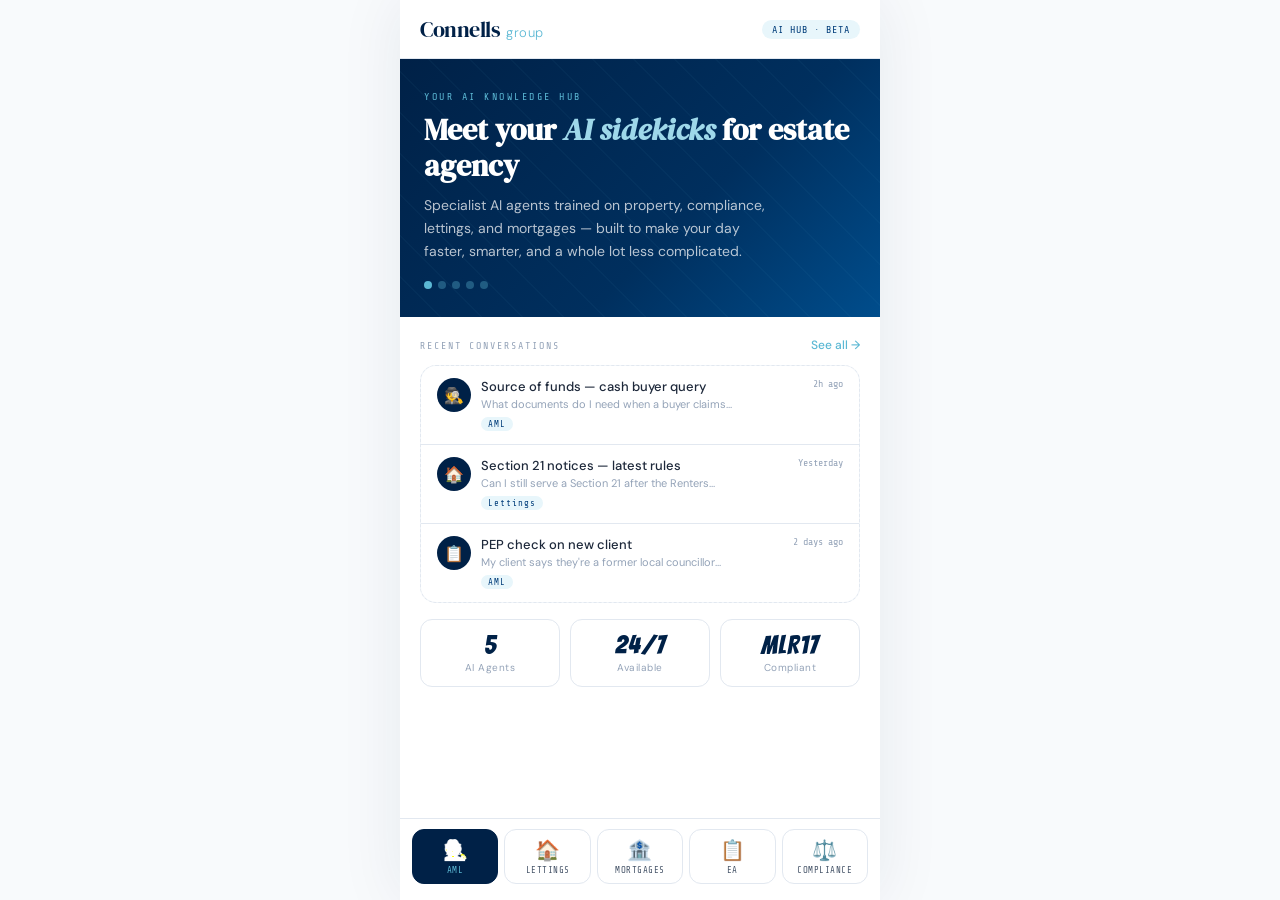
<file: docs/index.html>
<!DOCTYPE html>
<html lang="en">
<head>
<meta charset="UTF-8">
<meta name="viewport" content="width=device-width, initial-scale=1.0">
<title>Connells Group — AI Knowledge Hub</title>
<link rel="preconnect" href="https://fonts.googleapis.com">
<link href="https://fonts.googleapis.com/css2?family=Bangers&family=Rajdhani:wght@400;500;600;700&family=Share+Tech+Mono&family=DM+Serif+Display:ital@0;1&family=DM+Sans:wght@300;400;500&display=swap" rel="stylesheet">
<style>
  *, *::before, *::after { box-sizing: border-box; margin: 0; padding: 0; }
  :root {
    --navy: #002147;
    --navy-mid: #002f5e;
    --navy-light: #003d7a;
    --sky: #5bb8d4;
    --sky-light: #9ed8ea;
    --sky-pale: #e8f6fb;
    --white: #ffffff;
    --off-white: #f8fafc;
    --gray-100: #f1f5f9;
    --gray-200: #e2e8f0;
    --gray-400: #94a3b8;
    --gray-600: #475569;
    --gray-800: #1e293b;
    --text: #0f172a;
  }
  html, body { height: 100%; font-family: 'DM Sans', sans-serif; background: var(--off-white); color: var(--text); overflow-x: hidden; }

  .page { min-height: 100vh; display: flex; flex-direction: column; max-width: 480px; margin: 0 auto; background: var(--white); box-shadow: 0 0 60px rgba(0,33,71,0.08); position: relative; }

  /* TOP NAV */
  .topnav { background: var(--white); border-bottom: 1px solid var(--gray-200); padding: 14px 20px; display: flex; align-items: center; justify-content: space-between; position: sticky; top: 0; z-index: 10; }
  .topnav-logo { display: flex; align-items: baseline; gap: 6px; }
  .topnav-logo .word { font-family: 'DM Serif Display', serif; font-size: 22px; color: var(--navy); letter-spacing: -0.5px; }
  .topnav-logo .grp { font-family: 'DM Sans', sans-serif; font-size: 13px; font-weight: 300; color: var(--sky); letter-spacing: 0.5px; }
  .topnav-pill { background: var(--sky-pale); color: var(--navy-light); font-family: 'Share Tech Mono', monospace; font-size: 10px; padding: 4px 10px; border-radius: 20px; letter-spacing: 1px; }

  /* HERO */
  .hero { background: linear-gradient(135deg, var(--navy) 0%, var(--navy-mid) 60%, #004d8c 100%); padding: 32px 24px 28px; position: relative; overflow: hidden; }
  .hero::before { content: ''; position: absolute; inset: 0; background: repeating-linear-gradient(45deg, transparent, transparent 28px, rgba(91,184,212,0.04) 28px, rgba(91,184,212,0.04) 29px); }
  .hero-eyebrow { font-family: 'Share Tech Mono', monospace; font-size: 10px; letter-spacing: 2.5px; text-transform: uppercase; color: var(--sky); margin-bottom: 10px; position: relative; }
  .hero-title { font-family: 'DM Serif Display', serif; font-size: 30px; color: var(--white); line-height: 1.2; margin-bottom: 10px; position: relative; }
  .hero-title em { font-style: italic; color: var(--sky-light); }
  .hero-body { font-size: 14px; color: rgba(255,255,255,0.72); line-height: 1.65; position: relative; max-width: 360px; }
  .hero-dots { display: flex; gap: 6px; margin-top: 18px; position: relative; }
  .hero-dot { width: 8px; height: 8px; border-radius: 50%; background: rgba(91,184,212,0.35); }
  .hero-dot.active { background: var(--sky); }

  /* SECTION HEADER */
  .section-head { padding: 20px 20px 12px; display: flex; align-items: center; justify-content: space-between; }
  .section-label { font-family: 'Share Tech Mono', monospace; font-size: 10px; letter-spacing: 2px; text-transform: uppercase; color: var(--gray-400); }
  .section-action { font-size: 12px; color: var(--sky); font-weight: 500; cursor: pointer; }

  /* HISTORY */
  .history-area { margin: 0 20px; border: 1.5px dashed var(--gray-200); border-radius: 16px; overflow: hidden; background: var(--gray-100); min-height: 220px; display: flex; flex-direction: column; }
  .history-row { display: flex; align-items: flex-start; gap: 10px; padding: 12px 16px; border-bottom: 1px solid var(--gray-200); background: var(--white); cursor: pointer; transition: background 0.15s; }
  .history-row:last-child { border-bottom: none; }
  .history-row:hover { background: var(--sky-pale); }
  .history-avatar { width: 34px; height: 34px; border-radius: 50%; background: var(--navy); display: flex; align-items: center; justify-content: center; font-size: 16px; flex-shrink: 0; }
  .history-meta { flex: 1; min-width: 0; }
  .history-topic { font-size: 13px; font-weight: 500; color: var(--gray-800); white-space: nowrap; overflow: hidden; text-overflow: ellipsis; }
  .history-preview { font-size: 11px; color: var(--gray-400); white-space: nowrap; overflow: hidden; text-overflow: ellipsis; margin-top: 2px; }
  .history-time { font-family: 'Share Tech Mono', monospace; font-size: 10px; color: var(--gray-400); flex-shrink: 0; }
  .history-badge { display: inline-block; background: var(--sky-pale); color: var(--navy-light); font-size: 9px; font-family: 'Share Tech Mono', monospace; letter-spacing: 1px; padding: 2px 7px; border-radius: 10px; margin-top: 4px; }

  /* STATS */
  .stats-strip { display: grid; grid-template-columns: repeat(3, 1fr); gap: 10px; padding: 0 20px; margin-top: 16px; }
  .stat-card { background: var(--white); border: 1px solid var(--gray-200); border-radius: 12px; padding: 12px 10px; text-align: center; }
  .stat-num { font-family: 'Bangers', cursive; font-size: 26px; color: var(--navy); letter-spacing: 1px; line-height: 1; }
  .stat-lbl { font-size: 10px; color: var(--gray-400); letter-spacing: 0.5px; margin-top: 3px; }

  /* BOTTOM NAV */
  .bottom-spacer { flex: 1; min-height: 24px; }
  .bottom-nav { position: sticky; bottom: 0; background: var(--white); border-top: 1px solid var(--gray-200); padding: 10px 12px 16px; display: grid; grid-template-columns: repeat(5, 1fr); gap: 6px; z-index: 10; }
  .nav-btn { display: flex; flex-direction: column; align-items: center; gap: 5px; padding: 10px 4px 8px; border-radius: 12px; border: 1.5px solid var(--gray-200); background: var(--white); cursor: pointer; transition: all 0.18s ease; position: relative; overflow: hidden; }
  .nav-btn::before { content: ''; position: absolute; inset: 0; background: var(--navy); transform: scaleY(0); transform-origin: bottom; transition: transform 0.2s ease; z-index: 0; }
  .nav-btn:hover::before { transform: scaleY(1); }
  .nav-btn:hover .nav-icon { filter: brightness(10); }
  .nav-btn:hover .nav-label { color: var(--sky); }
  .nav-icon { font-size: 20px; line-height: 1; position: relative; z-index: 1; transition: filter 0.2s; }
  .nav-label { font-family: 'Share Tech Mono', monospace; font-size: 9px; letter-spacing: 0.5px; color: var(--gray-600); position: relative; z-index: 1; transition: color 0.2s; text-transform: uppercase; }
  .nav-btn.aml-btn { border-color: var(--navy); background: var(--navy); }
  .nav-btn.aml-btn .nav-icon { filter: brightness(10); }
  .nav-btn.aml-btn .nav-label { color: var(--sky); }
  .nav-btn.aml-btn::before { transform: scaleY(1); }

  /* OVERLAY */
  .overlay { position: fixed; inset: 0; background: rgba(0,20,40,0.75); z-index: 1000; display: flex; align-items: center; justify-content: center; padding: 16px; opacity: 0; pointer-events: none; transition: opacity 0.3s ease; backdrop-filter: blur(4px); }
  .overlay.open { opacity: 1; pointer-events: all; }
  .overlay-box { width: 100%; max-width: 420px; max-height: 92vh; overflow-y: auto; border-radius: 22px; position: relative; transform: translateY(24px) scale(0.97); transition: transform 0.3s ease; scrollbar-width: none; }
  .overlay-box::-webkit-scrollbar { display: none; }
  .overlay.open .overlay-box { transform: translateY(0) scale(1); }
  .overlay-close { position: absolute; top: 14px; right: 14px; z-index: 10; width: 32px; height: 32px; border-radius: 50%; background: rgba(255,255,255,0.15); border: 1px solid rgba(255,255,255,0.25); color: white; font-size: 18px; cursor: pointer; display: flex; align-items: center; justify-content: center; transition: background 0.15s; line-height: 1; }
  .overlay-close:hover { background: rgba(255,255,255,0.28); }

  /* REGGIE CARD */
  .reggie-card { width: 100%; background: linear-gradient(165deg, #001e3c 0%, #002f5e 45%, #001a34 100%); border-radius: 18px; border: 3px solid #5bb8d4; box-shadow: 0 0 0 5px #001020, 0 0 0 7px #5bb8d4, 0 24px 60px rgba(0,0,0,.8); overflow: hidden; font-family: 'Rajdhani', sans-serif; position: relative; }
  .reggie-card::before { content: ''; position: absolute; inset: 0; pointer-events: none; z-index: 0; background: repeating-linear-gradient(45deg, transparent, transparent 26px, rgba(91,184,212,.025) 26px, rgba(91,184,212,.025) 27px); }
  .rc-hdr { background: #fff; padding: 10px 14px 8px; display: flex; align-items: center; justify-content: space-between; border-bottom: 3px solid #003068; position: relative; z-index: 2; }
  .rc-logo { display: block; height: 40px; width: auto; }
  .rc-badge { background: #002147; color: #5bb8d4; font-family: 'Share Tech Mono', monospace; font-size: 10px; padding: 4px 10px; border-radius: 4px; letter-spacing: 1.5px; white-space: nowrap; flex-shrink: 0; }
  .rc-ribbon { background: #002f5e; border-bottom: 1px solid rgba(91,184,212,.4); padding: 5px 0; text-align: center; font-family: 'Share Tech Mono', monospace; font-size: 9px; letter-spacing: 2px; text-transform: uppercase; color: #5bb8d4; position: relative; z-index: 2; }
  .rc-av-sec { padding: 14px 16px 0; display: flex; flex-direction: column; align-items: center; position: relative; z-index: 2; }
  .rc-av-ring { width: 110px; height: 110px; border-radius: 50%; background: linear-gradient(135deg, #003070 0%, #004490 55%, #002860 100%); border: 4px solid #5bb8d4; box-shadow: 0 0 0 3px #001a34, 0 0 22px rgba(91,184,212,.45); display: flex; align-items: center; justify-content: center; font-size: 58px; user-select: none; }
  .rc-av-face { animation: rcbob 3s ease-in-out infinite; display: block; }
  @keyframes rcbob { 0%,100%{transform:translateY(0)} 50%{transform:translateY(-4px)} }
  .rc-av-ring.speaking .rc-av-face { animation: rctalk .15s ease-in-out infinite alternate; }
  @keyframes rctalk { from{transform:scaleY(1)} to{transform:scaleY(.97) translateY(-2px)} }
  .rc-name { margin-top: 8px; font-family: 'Bangers', cursive; font-size: 32px; letter-spacing: 5px; color: #fff; text-align: center; text-shadow: 2px 2px 0 rgba(0,0,0,.45); }
  .rc-role { font-size: 10px; letter-spacing: 2px; text-transform: uppercase; color: #5bb8d4; text-align: center; margin-top: -2px; font-family: 'Share Tech Mono', monospace; }
  .rc-bubble { margin: 12px 16px 0; position: relative; z-index: 2; background: rgba(255,255,255,.06); border: 1px solid rgba(91,184,212,.35); border-radius: 12px; padding: 11px 14px; min-height: 60px; font-size: 12.5px; color: rgba(255,255,255,.9); line-height: 1.6; display: flex; align-items: flex-start; }
  .rc-bubble::before { content: ''; position: absolute; top: -9px; left: 50%; transform: translateX(-50%); border: 8px solid transparent; border-bottom-color: rgba(91,184,212,.35); border-top: 0; }
  .rc-bubble::after { content: ''; position: absolute; top: -7px; left: 50%; transform: translateX(-50%); border: 7px solid transparent; border-bottom-color: #002a52; border-top: 0; }
  #rc-st { flex: 1; }
  .rc-dots { display: inline-flex; gap: 4px; align-items: center; }
  .rc-dots span { width: 6px; height: 6px; border-radius: 50%; background: #5bb8d4; opacity: .35; animation: rcd 1.2s ease-in-out infinite; }
  .rc-dots span:nth-child(2){animation-delay:.2s} .rc-dots span:nth-child(3){animation-delay:.4s}
  @keyframes rcd {0%,80%,100%{opacity:.3;transform:scale(1)}40%{opacity:1;transform:scale(1.3)}}
  .rc-divider { margin: 10px 16px 0; border: none; border-top: 1px solid rgba(91,184,212,.22); position: relative; z-index: 2; }
  .rc-divider::after { content: '◆ COMPLIANCE RATING ◆'; position: absolute; top: -9px; left: 50%; transform: translateX(-50%); background: #002550; color: rgba(91,184,212,.7); font-size: 9px; letter-spacing: 2px; padding: 0 8px; font-family: 'Share Tech Mono', monospace; }
  .rc-stats { padding: 8px 16px; display: grid; grid-template-columns: 1fr 1fr; gap: 4px; position: relative; z-index: 2; }
  .rc-stat { display: flex; align-items: center; justify-content: space-between; padding: 4px 8px; background: rgba(255,255,255,.05); border-radius: 6px; border-left: 2px solid #5bb8d4; }
  .rc-sl { font-size: 9px; color: rgba(255,255,255,.5); letter-spacing: 1px; text-transform: uppercase; font-family: 'Share Tech Mono', monospace; }
  .rc-sv { font-family: 'Bangers', cursive; font-size: 17px; color: #5bb8d4; letter-spacing: 1px; }
  .rc-chat { margin: 8px 16px 10px; background: rgba(0,0,0,.28); border: 1px solid rgba(91,184,212,.2); border-radius: 10px; overflow: hidden; position: relative; z-index: 2; }
  .rc-ch { background: rgba(91,184,212,.08); border-bottom: 1px solid rgba(91,184,212,.18); padding: 6px 12px; font-size: 10px; letter-spacing: 2px; text-transform: uppercase; color: rgba(91,184,212,.85); font-family: 'Share Tech Mono', monospace; display: flex; align-items: center; gap: 7px; }
  .rc-dl { width: 6px; height: 6px; border-radius: 50%; background: #44ff88; flex-shrink: 0; animation: rcpl 2s ease-in-out infinite; }
  @keyframes rcpl {0%,100%{box-shadow:0 0 0 0 rgba(68,255,136,.45)}50%{box-shadow:0 0 0 4px rgba(68,255,136,0)}}
  .rc-msgs { height: 110px; overflow-y: auto; padding: 8px 10px; display: flex; flex-direction: column; gap: 6px; scrollbar-width: thin; scrollbar-color: rgba(91,184,212,.3) transparent; }
  .rc-msg { font-size: 12px; line-height: 1.45; padding: 6px 10px; border-radius: 8px; max-width: 90%; animation: rcup .22s ease-out; }
  @keyframes rcup {from{opacity:0;transform:translateY(4px)}to{opacity:1;transform:none}}
  .rc-mu { background: rgba(91,184,212,.14); color: rgba(255,255,255,.88); align-self: flex-end; border: 1px solid rgba(91,184,212,.28); }
  .rc-mr { background: rgba(255,255,255,.06); color: rgba(255,255,255,.88); align-self: flex-start; border: 1px solid rgba(255,255,255,.1); }
  .rc-chips { display: flex; flex-wrap: wrap; gap: 5px; padding: 7px 10px 4px; border-top: 1px solid rgba(91,184,212,.1); }
  .rc-chip { background: rgba(91,184,212,.1); border: 1px solid rgba(91,184,212,.28); color: rgba(91,184,212,.9); font-size: 10px; padding: 3px 9px; border-radius: 20px; cursor: pointer; font-family: 'Share Tech Mono', monospace; letter-spacing: .5px; transition: background .15s; white-space: nowrap; }
  .rc-chip:hover { background: rgba(91,184,212,.25); }
  .rc-ir { display: flex; border-top: 1px solid rgba(91,184,212,.2); }
  .rc-inp { flex: 1; background: transparent; border: none; outline: none; color: rgba(255,255,255,.9); font-family: 'Rajdhani', sans-serif; font-size: 13px; padding: 9px 12px; }
  .rc-inp::placeholder { color: rgba(255,255,255,.25); }
  .rc-ask { background: rgba(91,184,212,.12); border: none; border-left: 1px solid rgba(91,184,212,.2); color: #5bb8d4; cursor: pointer; padding: 0 14px; font-family: 'Bangers', cursive; font-size: 16px; letter-spacing: 1px; transition: background .15s; }
  .rc-ask:hover { background: rgba(91,184,212,.28); }
  .rc-ask:disabled { opacity: .4; cursor: default; }
  .rc-disc { margin: 0 16px 12px; padding: 6px 10px; background: rgba(255,255,255,.04); border: 1px solid rgba(91,184,212,.15); border-radius: 6px; position: relative; z-index: 2; font-size: 9px; color: rgba(255,255,255,.3); text-align: center; font-family: 'Share Tech Mono', monospace; letter-spacing: .5px; line-height: 1.55; }
  .rc-corner { position: absolute; top: 58px; right: 12px; font-family: 'Share Tech Mono', monospace; font-size: 9px; color: rgba(91,184,212,.1); letter-spacing: 2px; writing-mode: vertical-rl; z-index: 1; }

  /* TOAST */
  .toast { position: fixed; bottom: 90px; left: 50%; transform: translateX(-50%) translateY(20px); background: var(--navy); color: var(--white); padding: 10px 20px; border-radius: 30px; font-size: 13px; font-weight: 500; border: 1px solid var(--sky); opacity: 0; pointer-events: none; transition: all 0.3s ease; white-space: nowrap; z-index: 500; }
  .toast.show { opacity: 1; transform: translateX(-50%) translateY(0); }
</style>
</head>
<body>

<div class="page">

  <!-- TOP NAV -->
  <nav class="topnav">
    <div class="topnav-logo">
      <span class="word">Connells</span>
      <span class="grp">group</span>
    </div>
    <span class="topnav-pill">AI HUB · BETA</span>
  </nav>

  <!-- HERO -->
  <section class="hero">
    <div class="hero-eyebrow">Your AI Knowledge Hub</div>
    <h1 class="hero-title">Meet your <em>AI sidekicks</em> for estate agency</h1>
    <p class="hero-body">Specialist AI agents trained on property, compliance, lettings, and mortgages — built to make your day faster, smarter, and a whole lot less complicated.</p>
    <div class="hero-dots">
      <div class="hero-dot active"></div>
      <div class="hero-dot"></div>
      <div class="hero-dot"></div>
      <div class="hero-dot"></div>
      <div class="hero-dot"></div>
    </div>
  </section>

  <!-- CHAT HISTORY -->
  <div class="section-head">
    <span class="section-label">Recent conversations</span>
    <span class="section-action">See all →</span>
  </div>

  <div class="history-area">
    <div class="history-row">
      <div class="history-avatar">🕵️</div>
      <div class="history-meta">
        <div class="history-topic">Source of funds — cash buyer query</div>
        <div class="history-preview">What documents do I need when a buyer claims...</div>
        <span class="history-badge">AML</span>
      </div>
      <div class="history-time">2h ago</div>
    </div>
    <div class="history-row">
      <div class="history-avatar">🏠</div>
      <div class="history-meta">
        <div class="history-topic">Section 21 notices — latest rules</div>
        <div class="history-preview">Can I still serve a Section 21 after the Renters...</div>
        <span class="history-badge">Lettings</span>
      </div>
      <div class="history-time">Yesterday</div>
    </div>
    <div class="history-row">
      <div class="history-avatar">📋</div>
      <div class="history-meta">
        <div class="history-topic">PEP check on new client</div>
        <div class="history-preview">My client says they're a former local councillor...</div>
        <span class="history-badge">AML</span>
      </div>
      <div class="history-time">2 days ago</div>
    </div>
  </div>

  <!-- STATS -->
  <div class="stats-strip">
    <div class="stat-card">
      <div class="stat-num">5</div>
      <div class="stat-lbl">AI Agents</div>
    </div>
    <div class="stat-card">
      <div class="stat-num">24/7</div>
      <div class="stat-lbl">Available</div>
    </div>
    <div class="stat-card">
      <div class="stat-num">MLR17</div>
      <div class="stat-lbl">Compliant</div>
    </div>
  </div>

  <div class="bottom-spacer"></div>

  <!-- BOTTOM NAV -->
  <nav class="bottom-nav">
    <button class="nav-btn aml-btn" onclick="openReggie()">
      <span class="nav-icon">🕵️</span>
      <span class="nav-label">AML</span>
    </button>
    <button class="nav-btn" onclick="showToast('Lettings AI — coming soon!')">
      <span class="nav-icon">🏠</span>
      <span class="nav-label">Lettings</span>
    </button>
    <button class="nav-btn" onclick="showToast('Mortgages AI — coming soon!')">
      <span class="nav-icon">🏦</span>
      <span class="nav-label">Mortgages</span>
    </button>
    <button class="nav-btn" onclick="showToast('EA Knowledge — coming soon!')">
      <span class="nav-icon">📋</span>
      <span class="nav-label">EA</span>
    </button>
    <button class="nav-btn" onclick="showToast('Compliance Hub — coming soon!')">
      <span class="nav-icon">⚖️</span>
      <span class="nav-label">Compliance</span>
    </button>
  </nav>

</div>

<!-- TOAST -->
<div class="toast" id="toast"></div>

<!-- REGGIE OVERLAY -->
<div class="overlay" id="overlay" onclick="handleOverlayClick(event)">
  <div class="overlay-box">
    <button class="overlay-close" onclick="closeReggie()">✕</button>

    <div class="reggie-card">
      <div class="rc-corner">AML · KYC · MLR2017</div>

      <div class="rc-hdr">
        <svg class="rc-logo" viewBox="0 0 220 72" xmlns="http://www.w3.org/2000/svg" aria-label="Connells Group">
          <text x="4" y="50" font-family="Georgia, serif" font-size="48" font-weight="700" fill="#003068" letter-spacing="-1">Connells</text>
          <text x="108" y="68" font-family="Georgia, serif" font-size="22" font-weight="400" fill="#6bbde0" letter-spacing="1">group</text>
        </svg>
        <span class="rc-badge">AML-001</span>
      </div>

      <div class="rc-ribbon">🏠 Estate Agent Compliance Advisor</div>

      <div class="rc-av-sec">
        <div class="rc-av-ring" id="avRing">
          <span class="rc-av-face">🕵️</span>
        </div>
        <div class="rc-name">REGGIE</div>
        <div class="rc-role">AML &amp; KYC Specialist · MLR 2017</div>
      </div>

      <div class="rc-bubble">
        <span id="rc-st">Hi, I'm Reggie — your AI AML &amp; KYC sidekick for estate agency. Think of me as part compliance expert, part transaction detective, and part professional red-flag spotter. Just ask away.</span>
      </div>

      <hr class="rc-divider">
      <div class="rc-stats">
        <div class="rc-stat"><span class="rc-sl">Reg Knowledge</span><span class="rc-sv">98</span></div>
        <div class="rc-stat"><span class="rc-sl">Risk Intel</span><span class="rc-sv">95</span></div>
        <div class="rc-stat"><span class="rc-sl">CDD Mastery</span><span class="rc-sv">97</span></div>
        <div class="rc-stat"><span class="rc-sl">SAR Filing</span><span class="rc-sv">99</span></div>
      </div>

      <div class="rc-chat">
        <div class="rc-ch"><div class="rc-dl"></div>Ask a compliance question</div>
        <div class="rc-msgs" id="rc-msgs"></div>
        <div class="rc-chips">
          <span class="rc-chip" onclick="qa('What ID do I need from a buyer?')">Buyer ID</span>
          <span class="rc-chip" onclick="qa('When must I file a SAR?')">SAR filing</span>
          <span class="rc-chip" onclick="qa('What is a PEP and how do I handle one?')">PEPs</span>
          <span class="rc-chip" onclick="qa('What are red flags for money laundering in property?')">Red flags</span>
          <span class="rc-chip" onclick="qa('Do I need to verify the seller?')">Seller CDD</span>
          <span class="rc-chip" onclick="qa('What is source of funds and why does it matter?')">Source of funds</span>
        </div>
        <div class="rc-ir">
          <input class="rc-inp" id="rc-inp" placeholder="Ask an AML/KYC question…" autocomplete="off">
          <button class="rc-ask" id="rc-btn">ASK</button>
        </div>
      </div>

      <div class="rc-disc">⚠ Guidance only · Not legal advice · Always consult your MLRO or legal counsel</div>
    </div>
  </div>
</div>

<script>
  function openReggie() {
    document.getElementById('overlay').classList.add('open');
    document.body.style.overflow = 'hidden';
    setTimeout(() => document.getElementById('rc-inp').focus(), 350);
  }
  function closeReggie() {
    document.getElementById('overlay').classList.remove('open');
    document.body.style.overflow = '';
  }
  function handleOverlayClick(e) {
    if (e.target === document.getElementById('overlay')) closeReggie();
  }
  document.addEventListener('keydown', e => { if (e.key === 'Escape') closeReggie(); });

  let toastTimer;
  function showToast(msg) {
    const t = document.getElementById('toast');
    t.textContent = msg;
    t.classList.add('show');
    clearTimeout(toastTimer);
    toastTimer = setTimeout(() => t.classList.remove('show'), 2400);
  }

  const SYSTEM = `You are Reggie, a sharp AML/KYC compliance advisor for UK estate agents at Connells Group. Expert in: MLR 2017 and amendments, HMRC supervision, CDD/EDD, PEPs and sanctions, SARs and NCA, POCA 2002, beneficial ownership, source of funds/wealth, property transaction red flags. Tone: professional, confident, clear, occasionally pithy. 3-5 sentence answers. Plain English but cite correct regulation/body. Vary openers: "Right then,", "Mark this well:", "Here's the position:", "Good question —", "Crucial point:". Never break character.`;

  let history = [], busy = false;
  const st = document.getElementById('rc-st');
  const avRing = document.getElementById('avRing');
  const msgs = document.getElementById('rc-msgs');
  const inp = document.getElementById('rc-inp');
  const btn = document.getElementById('rc-btn');

  function addMsg(t, w) {
    const d = document.createElement('div');
    d.className = 'rc-msg ' + (w === 'u' ? 'rc-mu' : 'rc-mr');
    d.textContent = t;
    msgs.appendChild(d);
    msgs.scrollTop = msgs.scrollHeight;
  }

  function setTyping(on) {
    if (on) {
      st.innerHTML = '<span class="rc-dots"><span></span><span></span><span></span></span>';
      avRing.classList.add('speaking');
    } else {
      avRing.classList.remove('speaking');
    }
  }

  function typeOut(t) {
    setTyping(false);
    st.textContent = '';
    let i = 0;
    avRing.classList.add('speaking');
    const iv = setInterval(() => {
      if (i < t.length) st.textContent += t[i++];
      else { clearInterval(iv); avRing.classList.remove('speaking'); }
    }, 16);
  }

  async function qa(q) {
    q = (q || inp.value).trim();
    if (!q || busy) return;
    busy = true; btn.disabled = true; inp.value = '';
    addMsg(q, 'u');
    history.push({ role: 'user', content: q });
    setTyping(true);
    try {
      const r = await fetch('https://api.anthropic.com/v1/messages', {
        method: 'POST',
        headers: { 'Content-Type': 'application/json' },
        body: JSON.stringify({ model: 'claude-sonnet-4-20250514', max_tokens: 1000, system: SYSTEM, messages: history })
      });
      const data = await r.json();
      const reply = data.content?.find(b => b.type === 'text')?.text || 'Connection issue — please retry.';
      history.push({ role: 'assistant', content: reply });
      setTyping(false);
      addMsg(reply, 'r');
      typeOut(reply);
    } catch {
      setTyping(false);
      const e = 'Connection issue — please try again.';
      addMsg(e, 'r');
      st.textContent = e;
    }
    busy = false; btn.disabled = false; inp.focus();
  }

  btn.addEventListener('click', () => qa(inp.value));
  inp.addEventListener('keydown', e => { if (e.key === 'Enter') qa(inp.value); });
</script>
</body>
</html>
</file>
